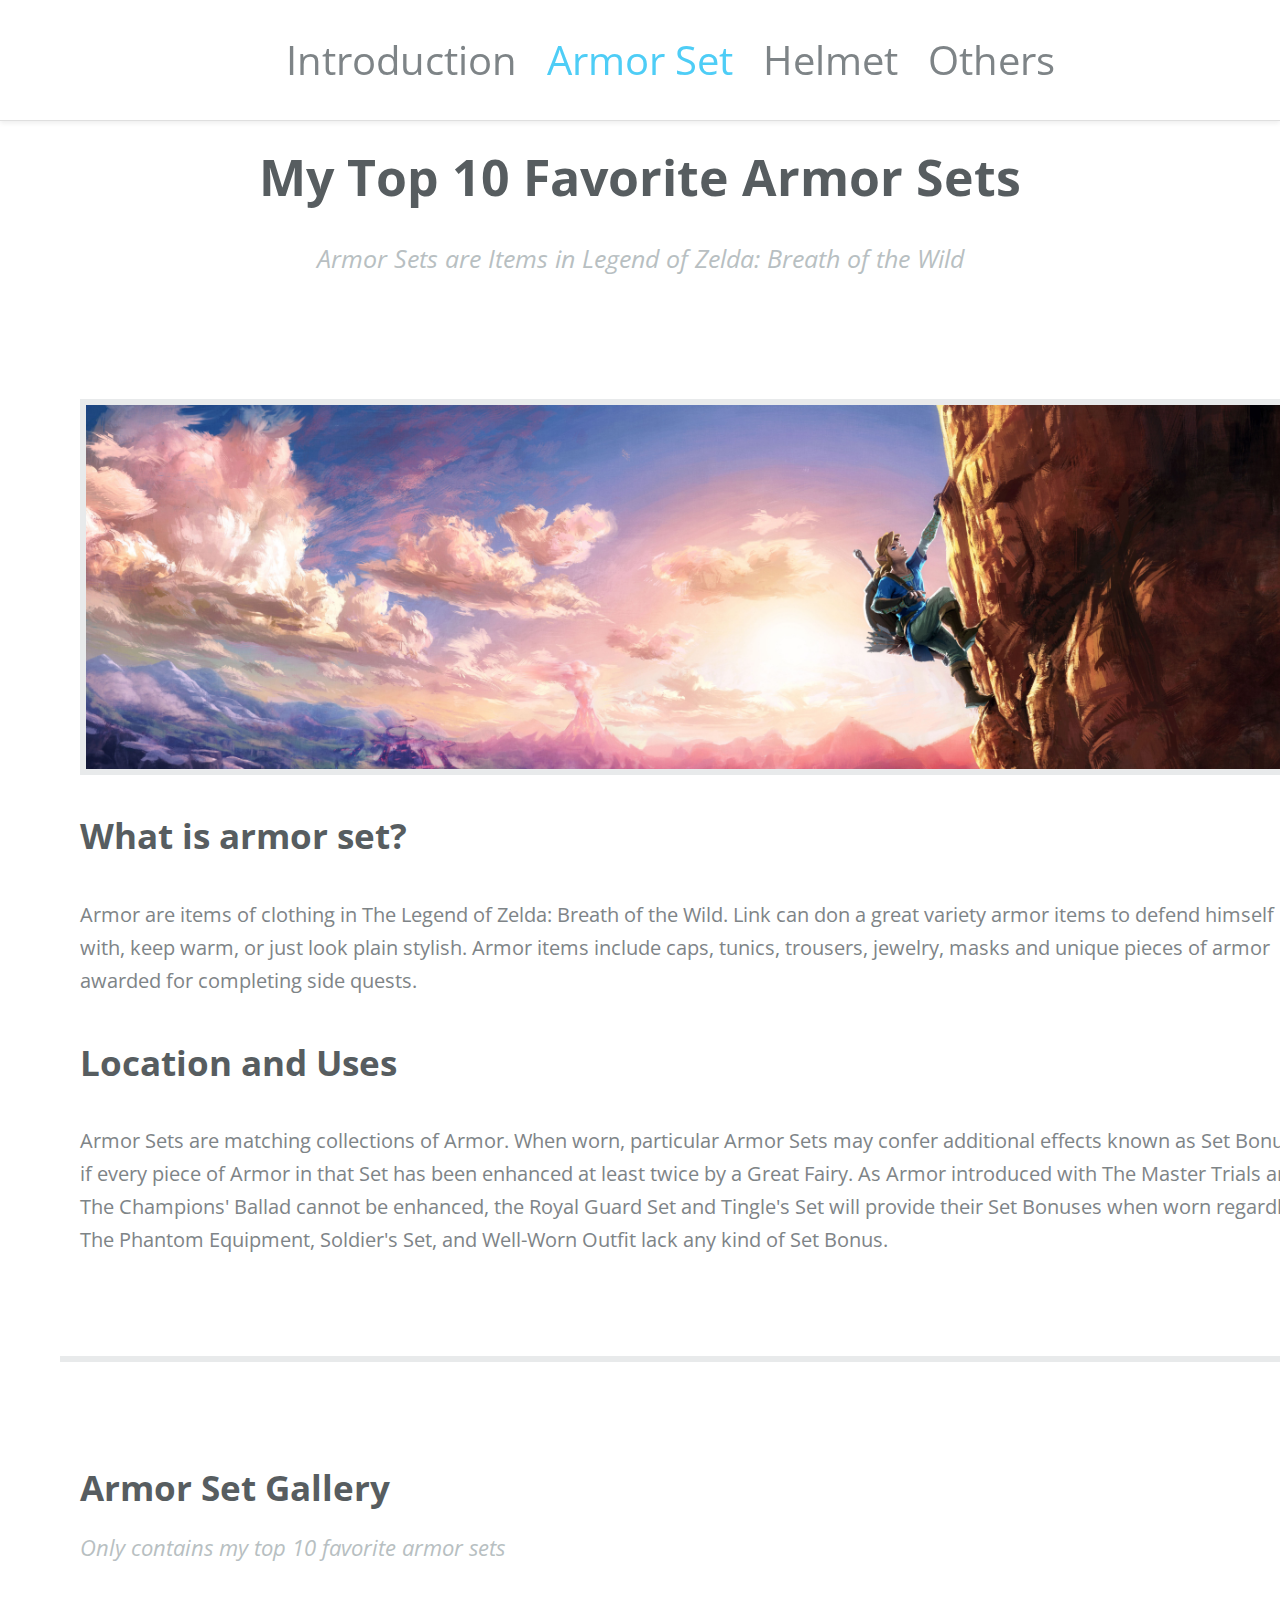
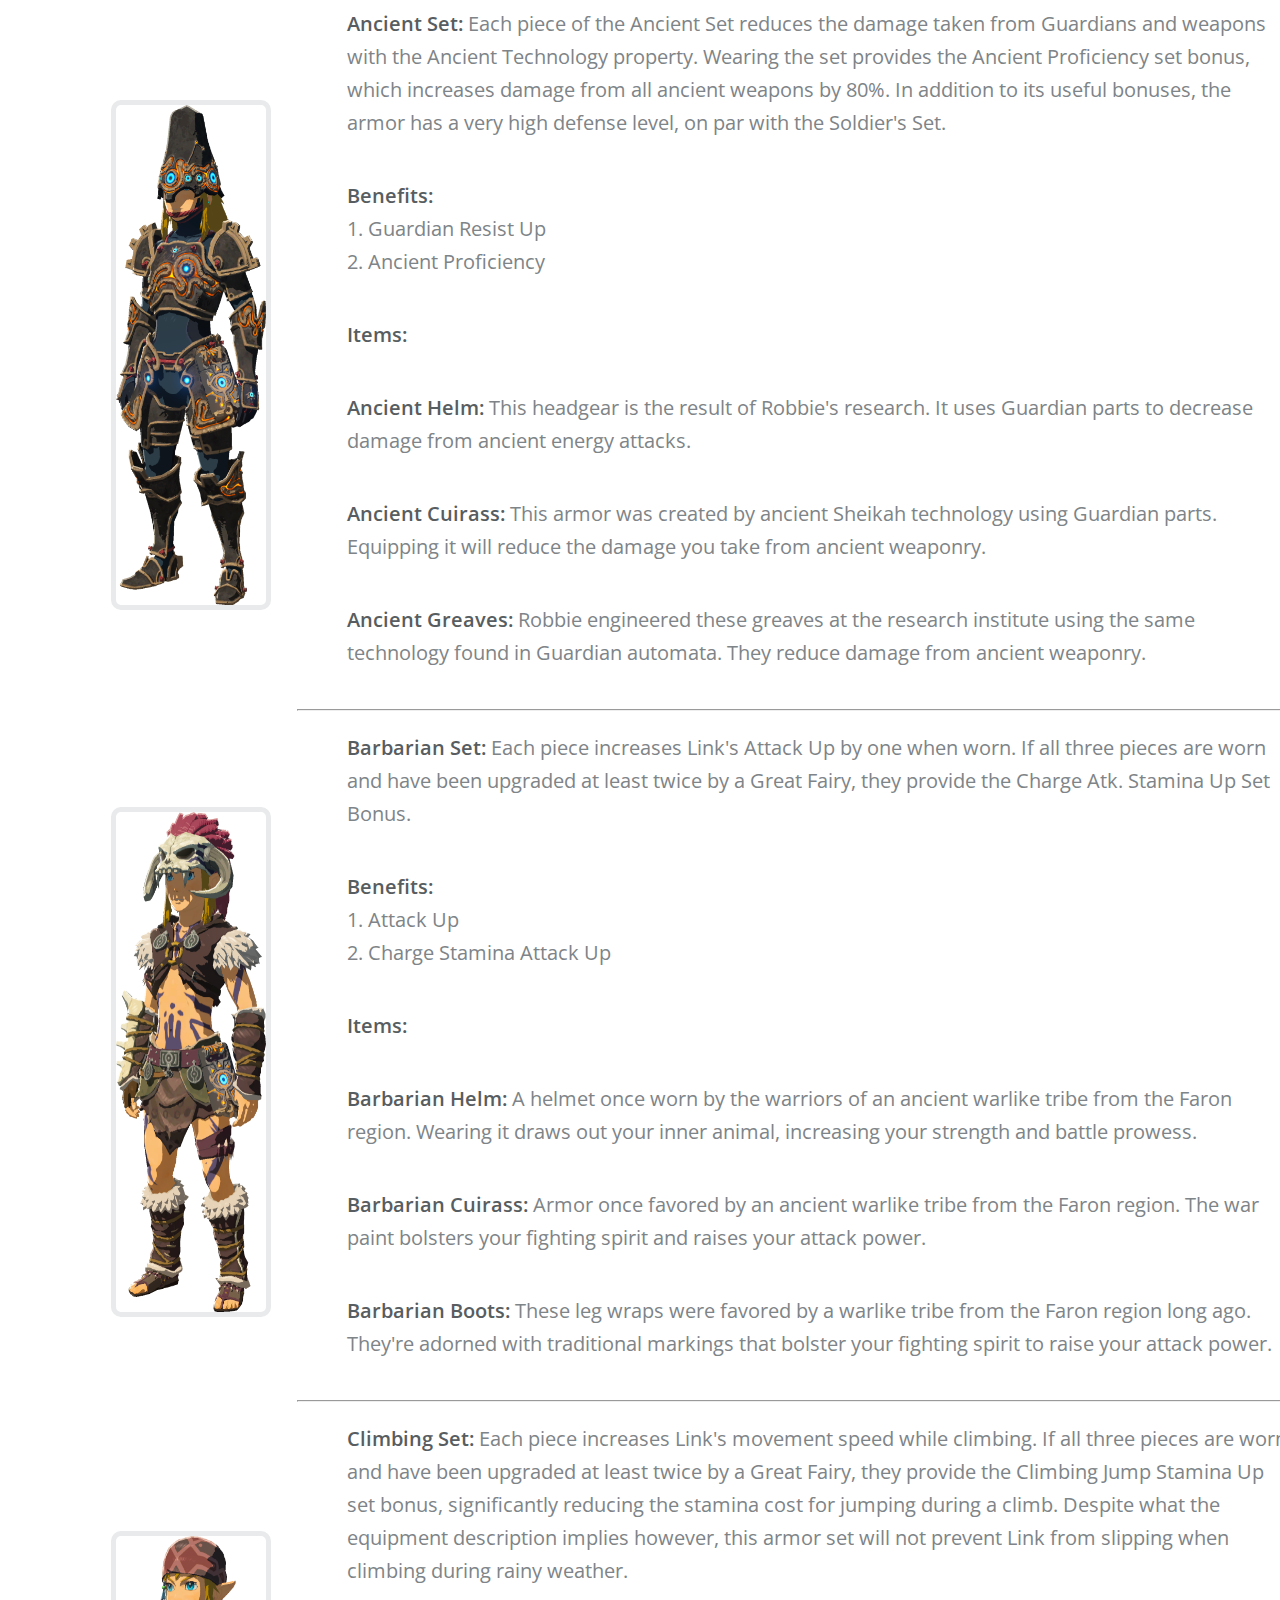
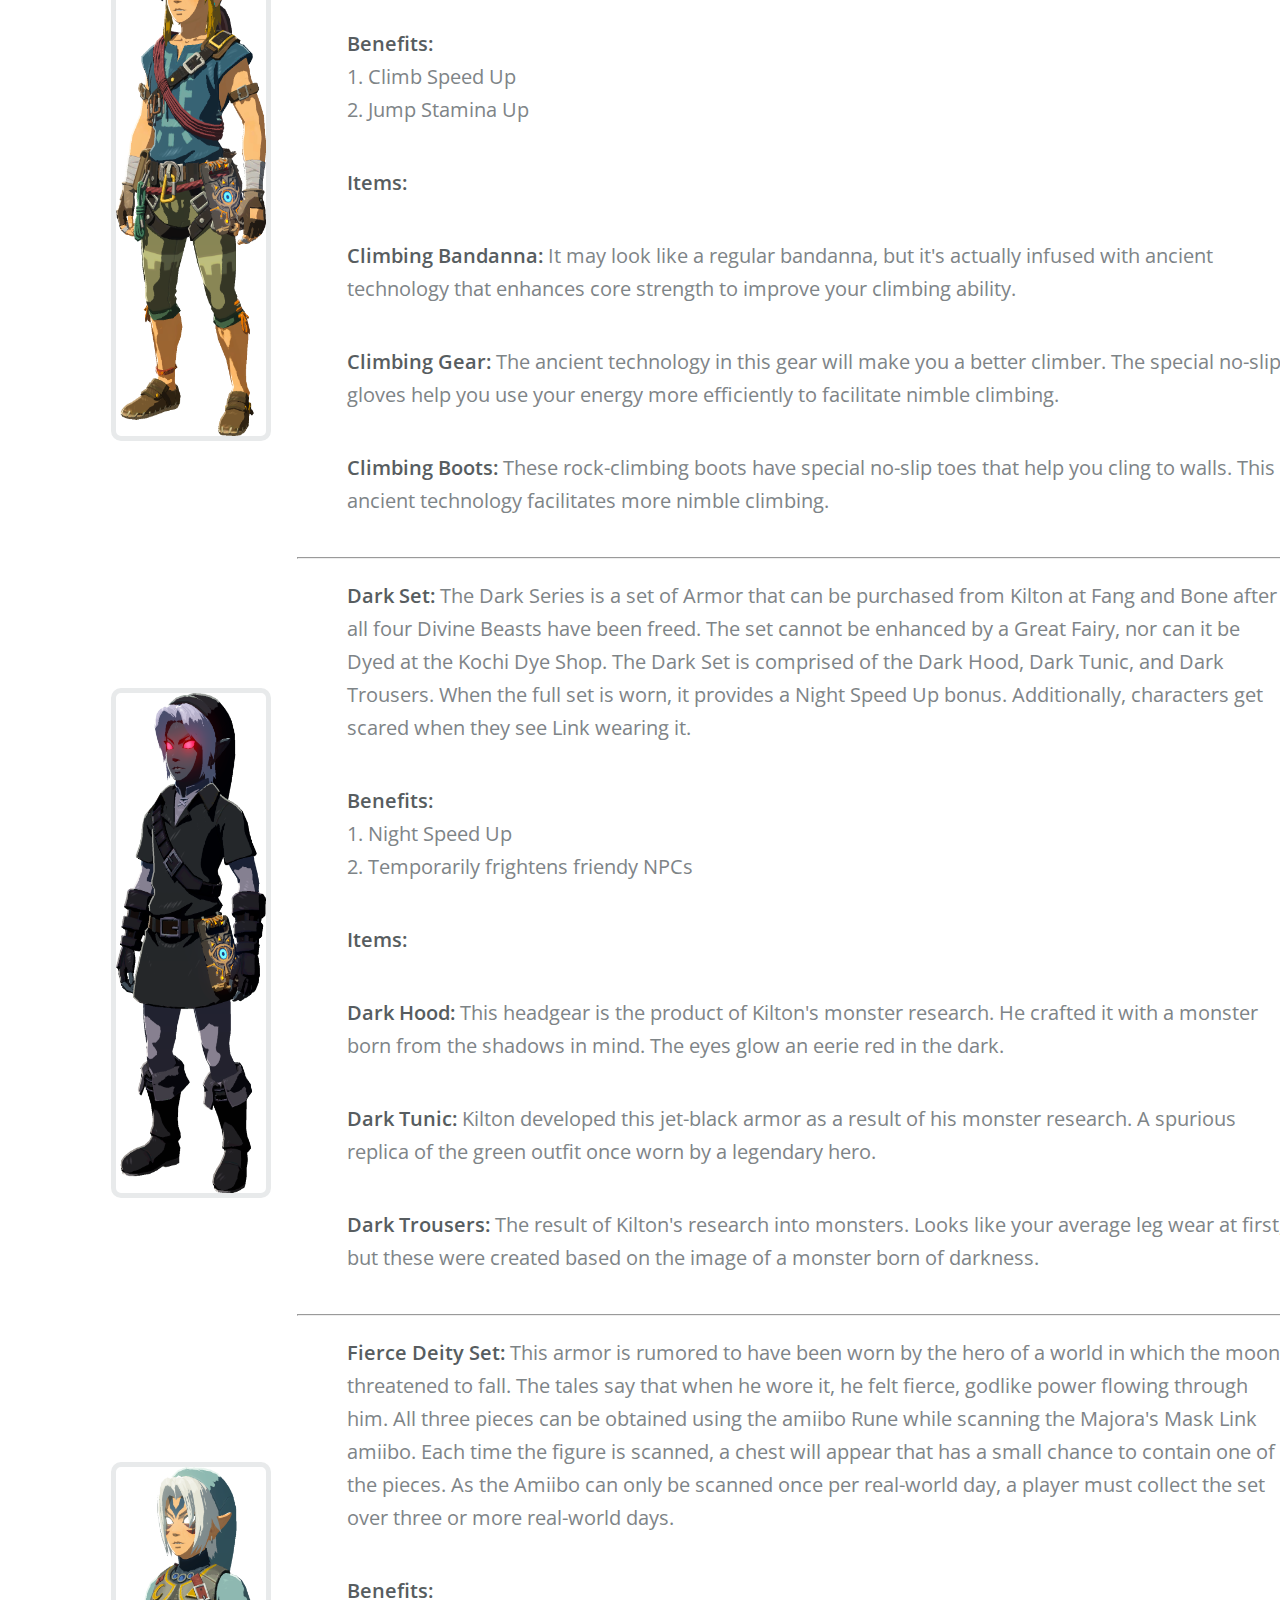
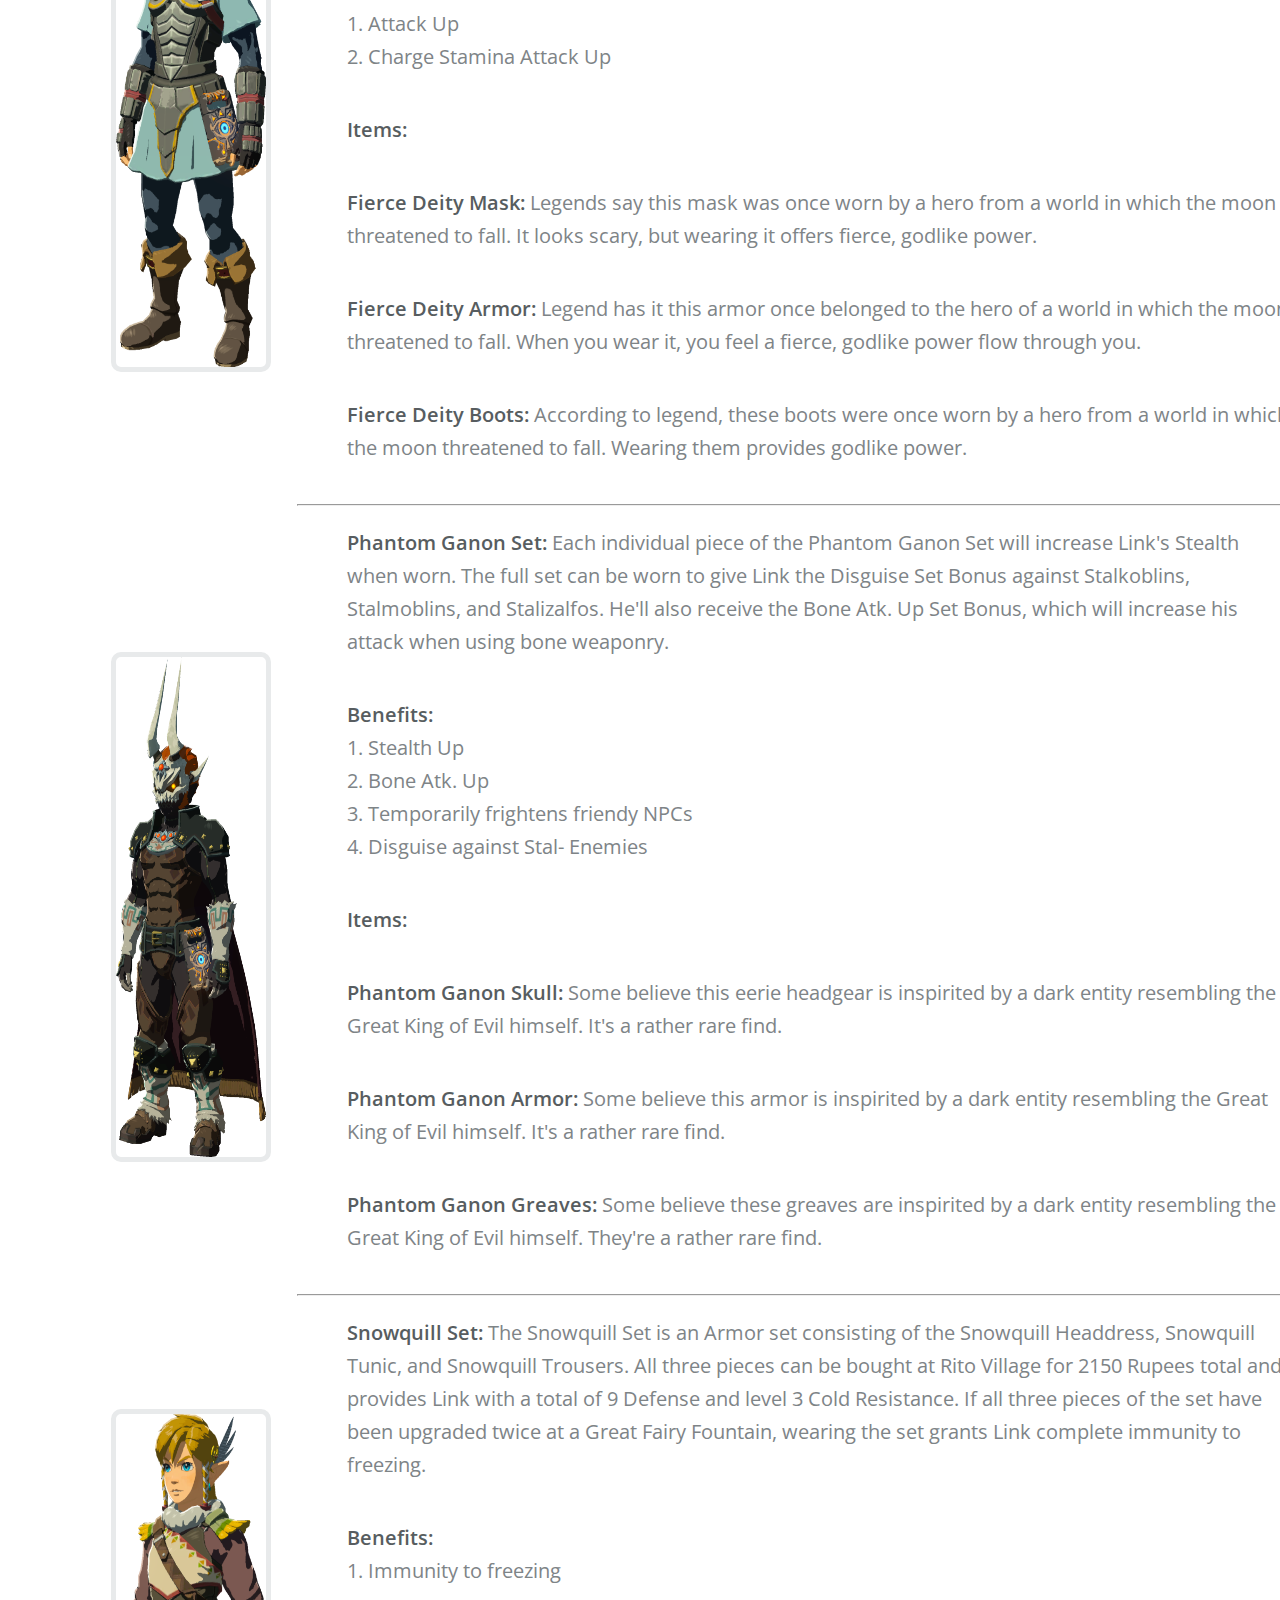
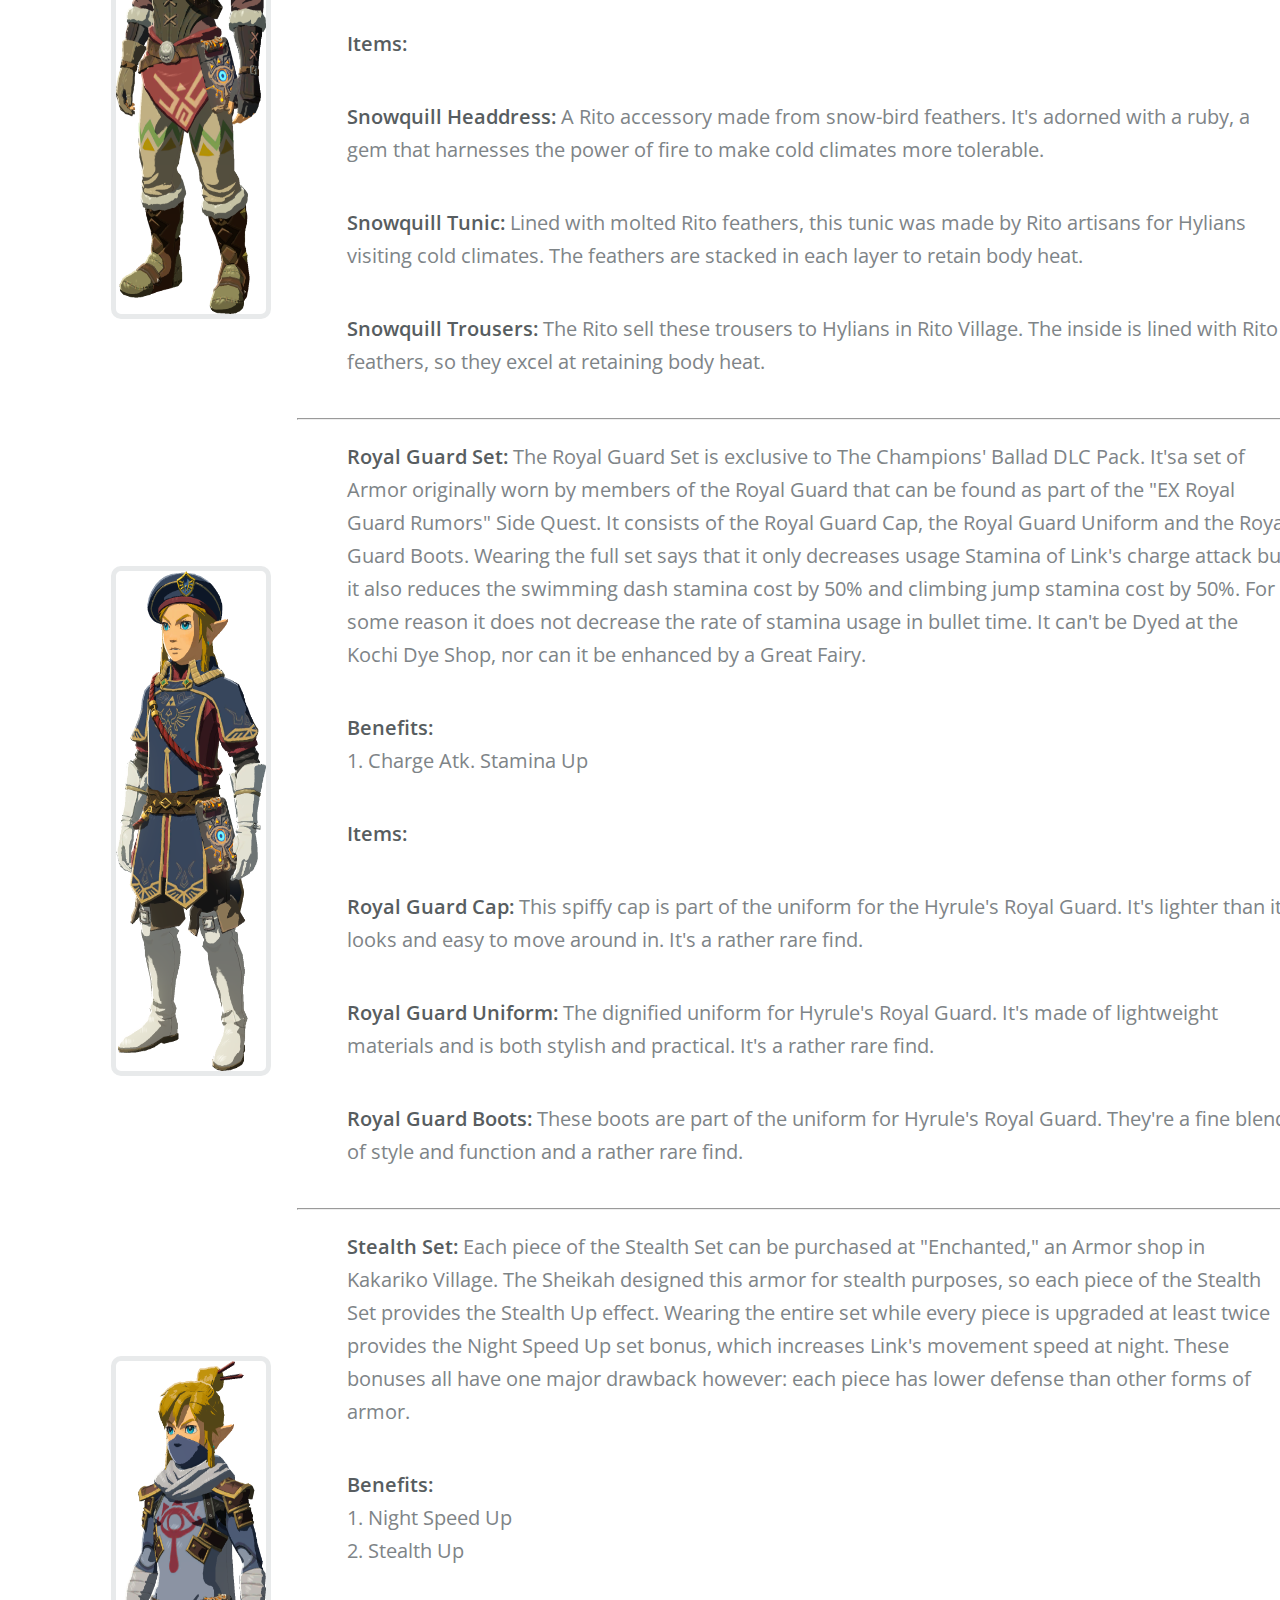
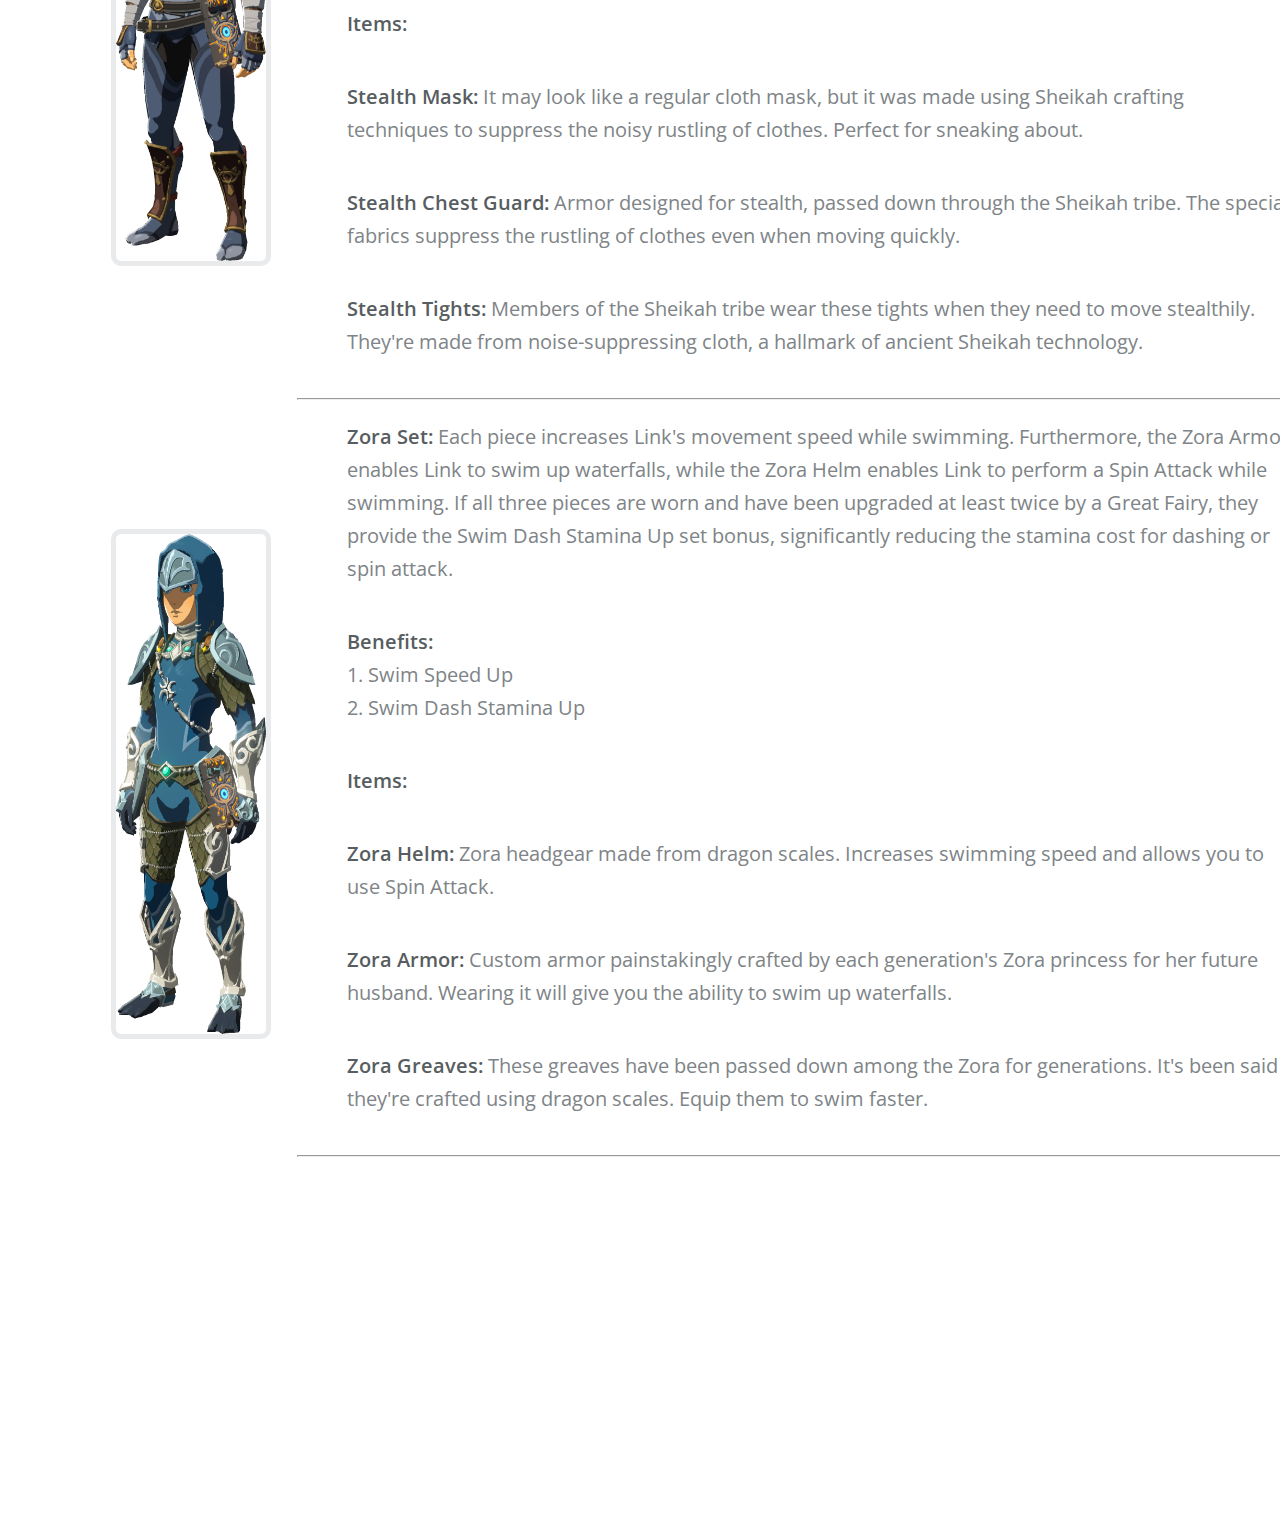
<file: armor.html>
<!DOCTYPE html>

<html lang="en">
	<head>
		<title>SI 539 Project - Armor Set</title>
		<meta charset="utf-8" />

		<link rel="icon" href="images/favicon.ico">

		<link rel="stylesheet" href="https://cdnjs.cloudflare.com/ajax/libs/font-awesome/4.7.0/css/font-awesome.min.css">
		<link rel="stylesheet" href="css/html5reset.css">
		<link rel="stylesheet" href="css/main.css" />

		<!-- Global site tag (gtag.js) - Google Analytics -->
		<script async src="https://www.googletagmanager.com/gtag/js?id=G-C3W00FHW7Z"></script>
		<script>
			window.dataLayer = window.dataLayer || [];
			function gtag(){dataLayer.push(arguments);}
			gtag('js', new Date());

			gtag('config', 'G-C3W00FHW7Z');
		</script>
	</head>

	<body>
		<div>

			<!-- Header -->
				<header id="major-header">
					<nav id="major-nav">
						<ul>
							<li><a href="index.html">Introduction</a></li>
							<li class="active"><a href = "armor.html">Armor Set</a></li>
							<li><a href = "helm.html">Helmet</a></li>
							<li><a href = "others.html">Others</a></li>
						</ul>
					</nav>
				</header>

			<!-- Main -->
				<main id="main" class="wrapper style2">
					<header class="major">
						<h1>My Top 10 Favorite Armor Sets</h1>
						<p>Armor Sets are Items in Legend of Zelda: Breath of the Wild</p>
					</header>


					<div class="container">

						<!-- Content -->
							<section id="content">
								<img class='major-banner' src="images/bannerArmor.jpg" alt="Link is climbing" />

								<h2>What is armor set?</h2>
								<p>Armor are items of clothing in The Legend of Zelda: Breath of the Wild.  Link can don a great variety armor items to defend himself with, keep warm, or just look plain stylish. Armor items include caps, tunics, trousers, jewelry, masks and unique pieces of armor awarded for completing side quests.</p>
								
								
								<h2>Location and Uses</h2>
								<p>Armor Sets are matching collections of Armor. When worn, particular Armor Sets may confer additional effects known 
									as Set Bonuses if every piece of Armor in that Set has been enhanced at least twice by a Great Fairy. As Armor introduced 
									with The Master Trials and The Champions' Ballad cannot be enhanced, the Royal Guard Set and Tingle's Set will provide their
									 Set Bonuses when worn regardless. The Phantom Equipment, Soldier's Set, and Well-Worn Outfit lack any kind of Set Bonus.</p>
							</section>

						<!-- Extra -->
							<section class='extra'>
								<header>
									<h2>Armor Set Gallery</h2>
									<p>Only contains my top 10 favorite armor sets</p>
								</header>
															
								<div class="row">
									<div class="col-2">
										<img class="armor" src="images/ancient.png" alt="Picture of Zelda Breath of the Wild ancient armor set" />
									</div>

									<div class="col-10">
										<p><strong>Ancient Set: </strong>Each piece of the Ancient Set reduces the damage taken from Guardians and weapons with the Ancient Technology property. Wearing the set provides the Ancient Proficiency set bonus, which increases damage from all ancient weapons by 80%. In addition to its useful bonuses, the armor has a very high defense level, on par with the Soldier's Set.</p>
										<p><strong>Benefits:</strong> <br/>
											1. Guardian Resist Up<br/>
											2. Ancient Proficiency</p>
										<p><strong>Items: </strong><br />
										<p><strong>Ancient Helm: </strong>This headgear is the result of Robbie's research. It uses Guardian parts to decrease damage from ancient energy attacks.</p>
										<p><strong>Ancient Cuirass: </strong>This armor was created by ancient Sheikah technology using Guardian parts. Equipping it will reduce the damage you take from ancient weaponry.</p>
										<p><strong>Ancient Greaves: </strong>Robbie engineered these greaves at the research institute using the same technology found in Guardian automata. They reduce damage from ancient weaponry. </p>
										<hr/>
									</div>
									
									<div class="col-2">
										<img class="armor" src="images/barbarian.png" alt="Picture of Zelda Breath of the Wild barbarian armor set" />
									</div>

									<div class="col-10">
										<p><strong>Barbarian Set: </strong>Each piece increases Link's Attack Up by one when worn. If all three pieces are worn and have been upgraded at least twice by a Great Fairy, they provide the Charge Atk. Stamina Up Set Bonus.</p>
										<p><strong>Benefits: </strong><br/>
											1. Attack Up<br/>
											2. Charge Stamina Attack Up</p>
										<p><strong>Items: </strong><br />
										<p><strong>Barbarian Helm: </strong>A helmet once worn by the warriors of an ancient warlike tribe from the Faron region. Wearing it draws out your inner animal, increasing your strength and battle prowess.</p>
										<p><strong>Barbarian Cuirass: </strong>Armor once favored by an ancient warlike tribe from the Faron region. The war paint bolsters your fighting spirit and raises your attack power.</p>
										<p><strong>Barbarian Boots: </strong>These leg wraps were favored by a warlike tribe from the Faron region long ago. They're adorned with traditional markings that bolster your fighting spirit to raise your attack power. </p>
										<hr/>
									</div>
								
									<div class="col-2">
										<img class="armor" src="images/climbing.png" alt="Picture of Zelda Breath of the Wild climbing armor set" />
									</div>

									<div class="col-10">
										<p><strong>Climbing Set: </strong> Each piece increases Link's movement speed while climbing. If all three pieces are worn and have been upgraded at least twice by a Great Fairy, they provide the Climbing Jump Stamina Up set bonus, significantly reducing the stamina cost for jumping during a climb. Despite what the equipment description implies however, this armor set will not prevent Link from slipping when climbing during rainy weather.</p>
										<p><strong>Benefits:</strong><br/>
											1. Climb Speed Up<br/>
											2. Jump Stamina Up</p>
										<p><strong>Items: </strong><br />
										<p><strong>Climbing Bandanna: </strong>It may look like a regular bandanna, but it's actually infused with ancient technology that enhances core strength to improve your climbing ability.</p>
										<p><strong>Climbing Gear: </strong>The ancient technology in this gear will make you a better climber. The special no-slip gloves help you use your energy more efficiently to facilitate nimble climbing.</p>
										<p><strong>Climbing Boots: </strong>These rock-climbing boots have special no-slip toes that help you cling to walls. This ancient technology facilitates more nimble climbing.</p>
										<hr/>
									</div>
								
									<div class="col-2">
										<img class="armor" src="images/dark.png" alt="Picture of Zelda Breath of the Wild dark armor set" />
									</div>

									<div class="col-10">
										<p><strong>Dark Set: </strong> The Dark Series is a set of Armor that can be purchased from Kilton at Fang and Bone after all four Divine Beasts have been freed. The set cannot be enhanced by a Great Fairy, nor can it be Dyed at the Kochi Dye Shop. The Dark Set is comprised of the Dark Hood, Dark Tunic, and Dark Trousers. When the full set is worn, it provides a Night Speed Up bonus. Additionally, characters get scared when they see Link wearing it.</p>
										<p><strong>Benefits:</strong><br/>
											1. Night Speed Up<br/>
											2. Temporarily frightens friendy NPCs</p>
										<p><strong>Items: </strong><br />
										<p><strong>Dark Hood: </strong>This headgear is the product of Kilton's monster research. He crafted it with a monster born from the shadows in mind. The eyes glow an eerie red in the dark.</p>
										<p><strong>Dark Tunic: </strong>Kilton developed this jet-black armor as a result of his monster research. A spurious replica of the green outfit once worn by a legendary hero.</p>
										<p><strong>Dark Trousers: </strong>The result of Kilton's research into monsters. Looks like your average leg wear at first, but these were created based on the image of a monster born of darkness.</p>
										<hr/>
									</div>
									
									<div class="col-2">
										<img class="armor" src="images/fierce.png" alt="Picture of Zelda Breath of the Wild fierce armor set" />
									</div>

									<div class="col-10">
										<p><strong>Fierce Deity Set: </strong>This armor is rumored to have been worn by the hero of a world in which the moon threatened to fall. The tales say that when he wore it, he felt fierce, godlike power flowing through him. All three pieces can be obtained using the amiibo Rune while scanning the Majora's Mask Link amiibo. Each time the figure is scanned, a chest will appear that has a small chance to contain one of the pieces. As the Amiibo can only be scanned once per real-world day, a player must collect the set over three or more real-world days.</p>
										<p><strong>Benefits:</strong><br/>
											1. Attack Up<br/>
											2. Charge Stamina Attack Up</p>
										<p><strong>Items: </strong><br />
										<p><strong>Fierce Deity Mask: </strong>Legends say this mask was once worn by a hero from a world in which the moon threatened to fall. It looks scary, but wearing it offers fierce, godlike power.</p>
										<p><strong>Fierce Deity Armor: </strong>Legend has it this armor once belonged to the hero of a world in which the moon threatened to fall. When you wear it, you feel a fierce, godlike power flow through you.</p>
										<p><strong>Fierce Deity Boots: </strong>According to legend, these boots were once worn by a hero from a world in which the moon threatened to fall. Wearing them provides godlike power.</p>
										<hr/>
									</div>

									<div class="col-2">
										<img class="armor" src="images/ganon.png" alt="Picture of Zelda Breath of the Wild ganon armor set" />
									</div>

									<div class="col-10">
										<p><strong>Phantom Ganon Set: </strong>Each individual piece of the Phantom Ganon Set will increase Link's Stealth when worn. The full set can be worn to give Link the Disguise Set Bonus against Stalkoblins, Stalmoblins, and Stalizalfos. He'll also receive the Bone Atk. Up Set Bonus, which will increase his attack when using bone weaponry.</p>
										<p><strong>Benefits:</strong><br/>
											1. Stealth Up<br/>
											2. Bone Atk. Up<br/>
											3. Temporarily frightens friendy NPCs<br/>
											4. Disguise against Stal- Enemies</p>
										<p><strong>Items: </strong><br />
										<p><strong>Phantom Ganon Skull: </strong>Some believe this eerie headgear is inspirited by a dark entity resembling the Great King of Evil himself. It's a rather rare find.</p>
										<p><strong>Phantom Ganon Armor: </strong>Some believe this armor is inspirited by a dark entity resembling the Great King of Evil himself. It's a rather rare find.</p>
										<p><strong>Phantom Ganon Greaves: </strong>Some believe these greaves are inspirited by a dark entity resembling the Great King of Evil himself. They're a rather rare find.</p>
										<hr/>
									</div>

									<div class="col-2">
										<img class="armor" src="images/snowquill.png" alt="Picture of Zelda Breath of the Wild snowquill armor set" />
									</div>
								
									<div class="col-10">
										<p><strong>Snowquill  Set: </strong>The Snowquill Set is an Armor set consisting of the Snowquill Headdress, Snowquill Tunic, and Snowquill Trousers. All three pieces can be bought at Rito Village for 2150 Rupees total and provides Link with a total of 9 Defense and level 3 Cold Resistance. If all three pieces of the set have been upgraded twice at a Great Fairy Fountain, wearing the set grants Link complete immunity to freezing.</p>
										<p><strong>Benefits:</strong><br/>
											1. Immunity to freezing</p>
										<p><strong>Items: </strong><br />
										<p><strong>Snowquill Headdress: </strong>A Rito accessory made from snow-bird feathers. It's adorned with a ruby, a gem that harnesses the power of fire to make cold climates more tolerable.</p>
										<p><strong>Snowquill Tunic: </strong>Lined with molted Rito feathers, this tunic was made by Rito artisans for Hylians visiting cold climates. The feathers are stacked in each layer to retain body heat.</p>
										<p><strong>Snowquill Trousers: </strong>The Rito sell these trousers to Hylians in Rito Village. The inside is lined with Rito feathers, so they excel at retaining body heat.</p>
										<hr/>
									</div>
								
									<div class="col-2">
										<img class="armor" src="images/guard.png" alt="Picture of Zelda Breath of the Wild guard armor set" />
									</div>
								
									<div class="col-10">
										<p><strong>Royal Guard Set: </strong>The Royal Guard Set is exclusive to The Champions' Ballad DLC Pack. It'sa set of Armor originally worn by members of the Royal Guard that can be found as part of the "EX Royal Guard Rumors" Side Quest. It consists of the Royal Guard Cap, the Royal Guard Uniform and the Royal Guard Boots. Wearing the full set says that it only decreases usage Stamina of Link's charge attack but it also reduces the swimming dash stamina cost by 50% and climbing jump stamina cost by 50%. For some reason it does not decrease the rate of stamina usage in bullet time. It can't be Dyed at the Kochi Dye Shop, nor can it be enhanced by a Great Fairy.</p>
										<p><strong>Benefits:</strong><br/>
											1. Charge Atk. Stamina Up</p>
										<p><strong>Items: </strong><br />
										<p><strong>Royal Guard Cap: </strong>This spiffy cap is part of the uniform for the Hyrule's Royal Guard. It's lighter than it looks and easy to move around in. It's a rather rare find.</p>
										<p><strong>Royal Guard Uniform: </strong>The dignified uniform for Hyrule's Royal Guard. It's made of lightweight materials and is both stylish and practical. It's a rather rare find.</p>
										<p><strong>Royal Guard Boots: </strong>These boots are part of the uniform for Hyrule's Royal Guard. They're a fine blend of style and function and a rather rare find.</p>
										<hr/>
									</div>

									<div class="col-2">
										<img class="armor" src="images/sheikah.png" alt="Picture of Zelda Breath of the Wild sheikah armor set" />
									</div>
								
									<div class="col-10">
										<p><strong>Stealth Set: </strong>Each piece of the Stealth Set can be purchased at "Enchanted," an Armor shop in Kakariko Village. The Sheikah designed this armor for stealth purposes, so each piece of the Stealth Set provides the Stealth Up effect. Wearing the entire set while every piece is upgraded at least twice provides the Night Speed Up set bonus, which increases Link's movement speed at night. These bonuses all have one major drawback however: each piece has lower defense than other forms of armor.</p>
										<p><strong>Benefits:</strong><br/>
											1. Night Speed Up<br/>
											2. Stealth Up</p>
										<p><strong>Items: </strong><br />
										<p><strong>Stealth Mask: </strong>It may look like a regular cloth mask, but it was made using Sheikah crafting techniques to suppress the noisy rustling of clothes. Perfect for sneaking about.</p>
										<p><strong>Stealth Chest Guard: </strong>Armor designed for stealth, passed down through the Sheikah tribe. The special fabrics suppress the rustling of clothes even when moving quickly.</p>
										<p><strong>Stealth Tights: </strong>Members of the Sheikah tribe wear these tights when they need to move stealthily. They're made from noise-suppressing cloth, a hallmark of ancient Sheikah technology.</p>
										<hr/>
									</div>

									<div class="col-2">
										<img class="armor" src="images/zora.png" alt="Picture of Zelda Breath of the Wild zora armor set" />
									</div>
								
									<div class="col-10">
										<p><strong>Zora Set: </strong>Each piece increases Link's movement speed while swimming. Furthermore, the Zora Armor enables Link to swim up waterfalls, while the Zora Helm enables Link to perform a Spin Attack while swimming. If all three pieces are worn and have been upgraded at least twice by a Great Fairy, they provide the Swim Dash Stamina Up set bonus, significantly reducing the stamina cost for dashing or spin attack.</p>
										<p><strong>Benefits:</strong><br/>
											1. Swim Speed Up<br/>
											2. Swim Dash Stamina Up</p>
										<p><strong>Items: </strong><br />
										<p><strong>Zora Helm: </strong>Zora headgear made from dragon scales. Increases swimming speed and allows you to use Spin Attack.</p>
										<p><strong>Zora Armor: </strong>Custom armor painstakingly crafted by each generation's Zora princess for her future husband. Wearing it will give you the ability to swim up waterfalls.</p>
										<p><strong>Zora Greaves: </strong>These greaves have been passed down among the Zora for generations. It's been said they're crafted using dragon scales. Equip them to swim faster.</p>
										<hr/>
									</div>
								</div>
							</div>
						</section>
					</div>
				</section>

			<!-- Footer -->
			<footer id="footer">
				&copy; Wenjie Wu, 2022. Project for SI 539 at University of Michigan.
			</footer>
		</div>
	</body>
</html>
</file>
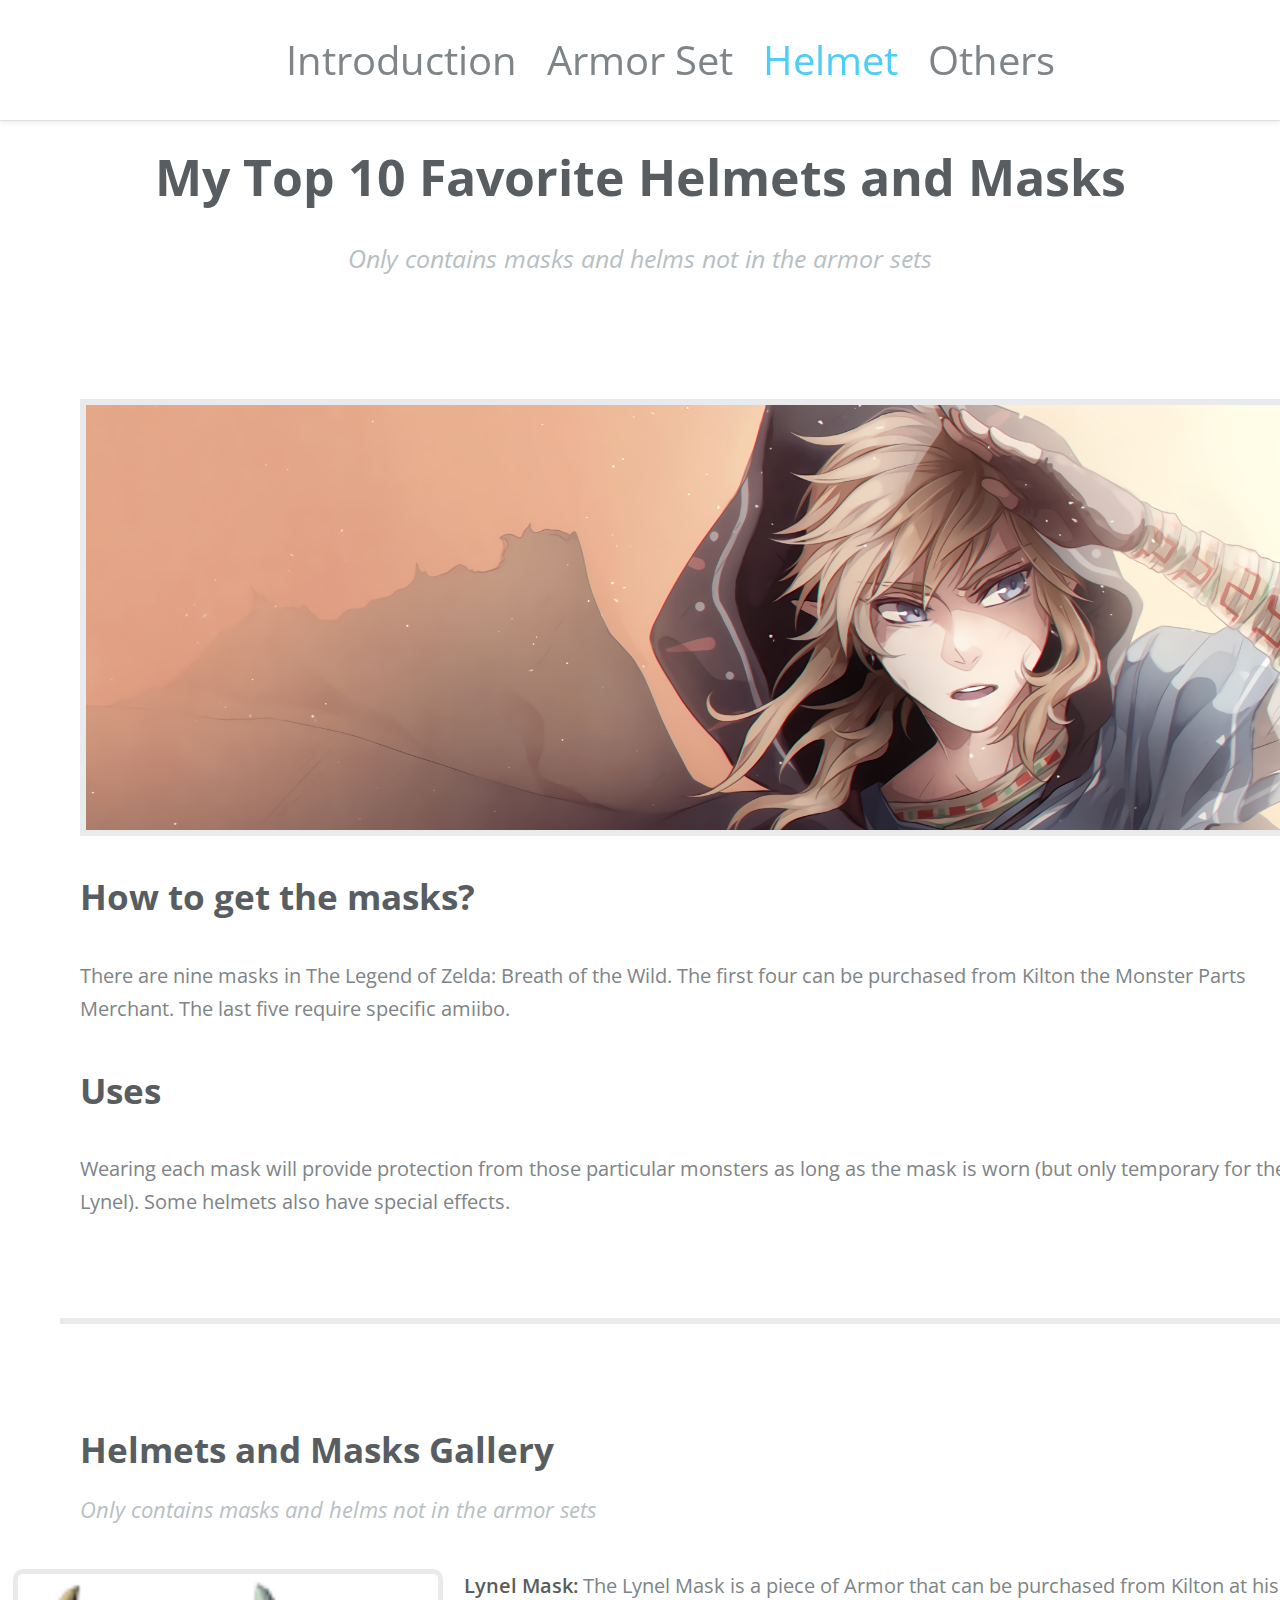
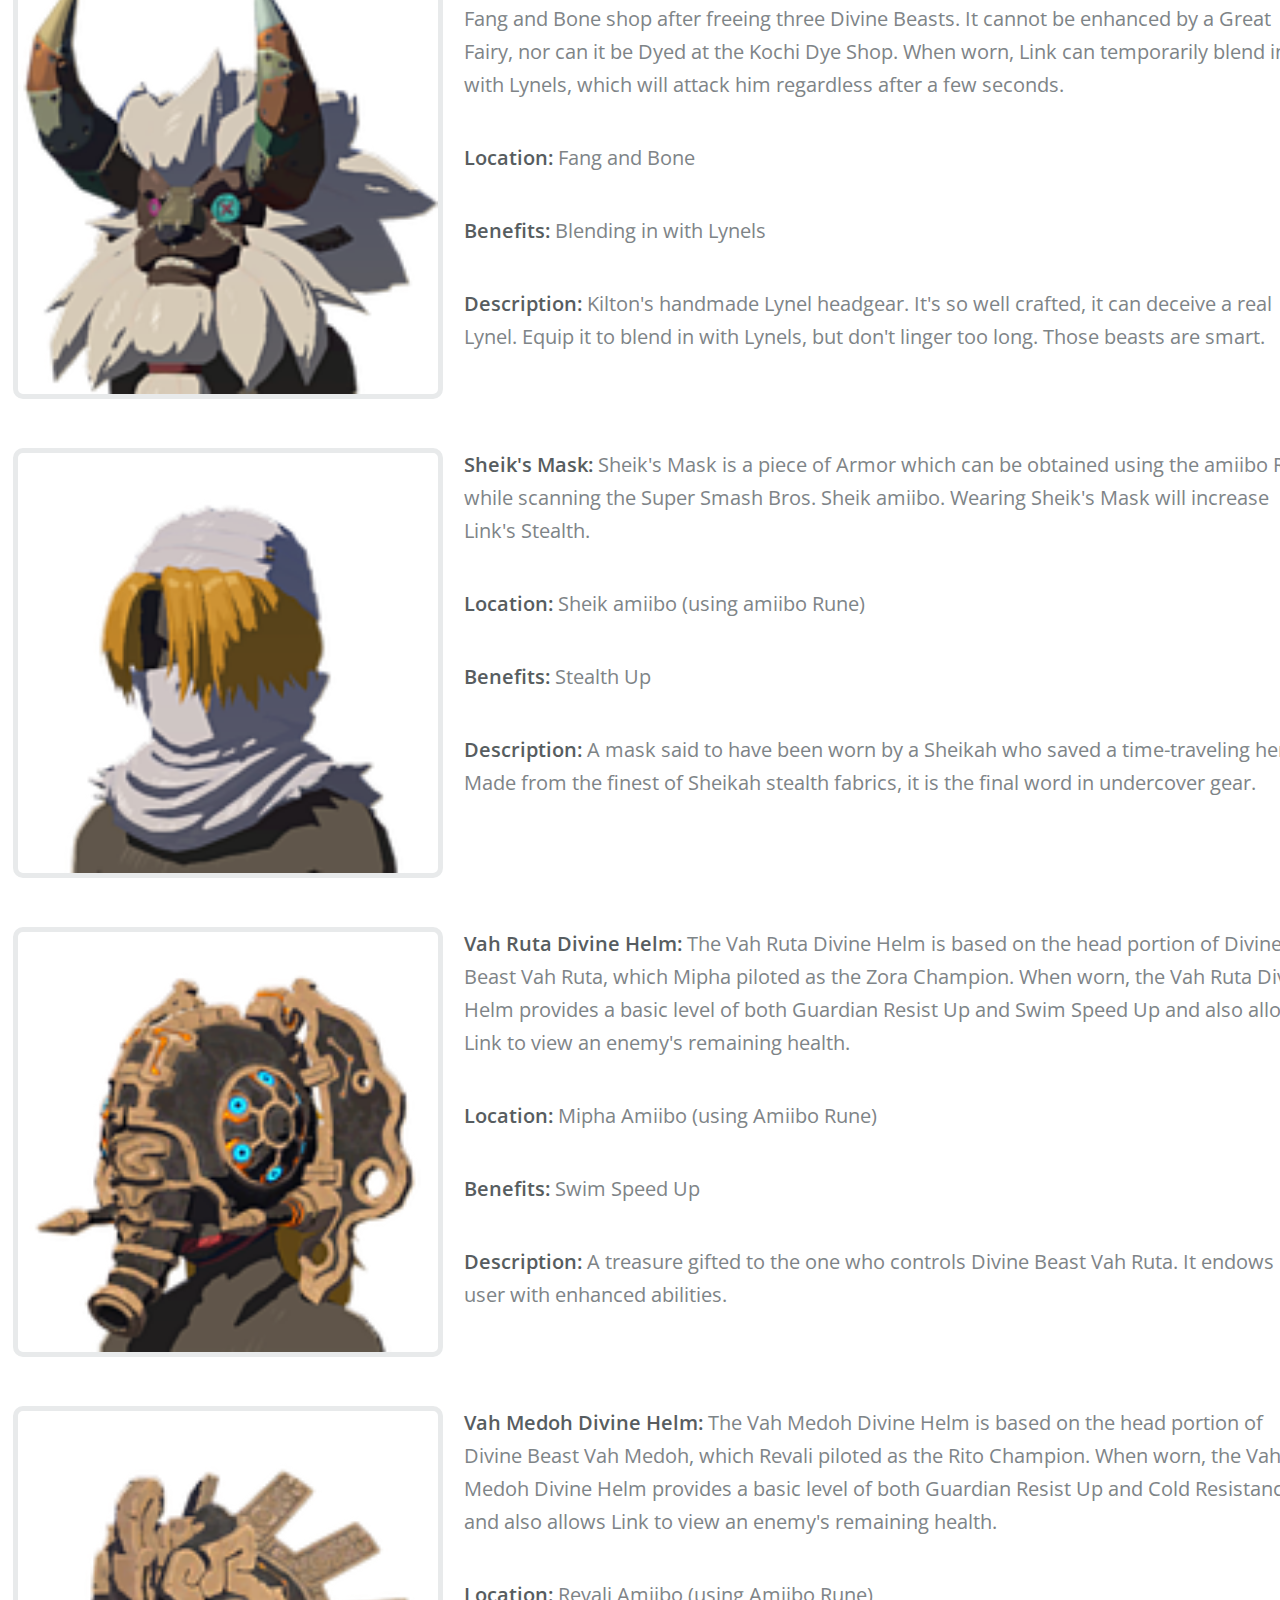
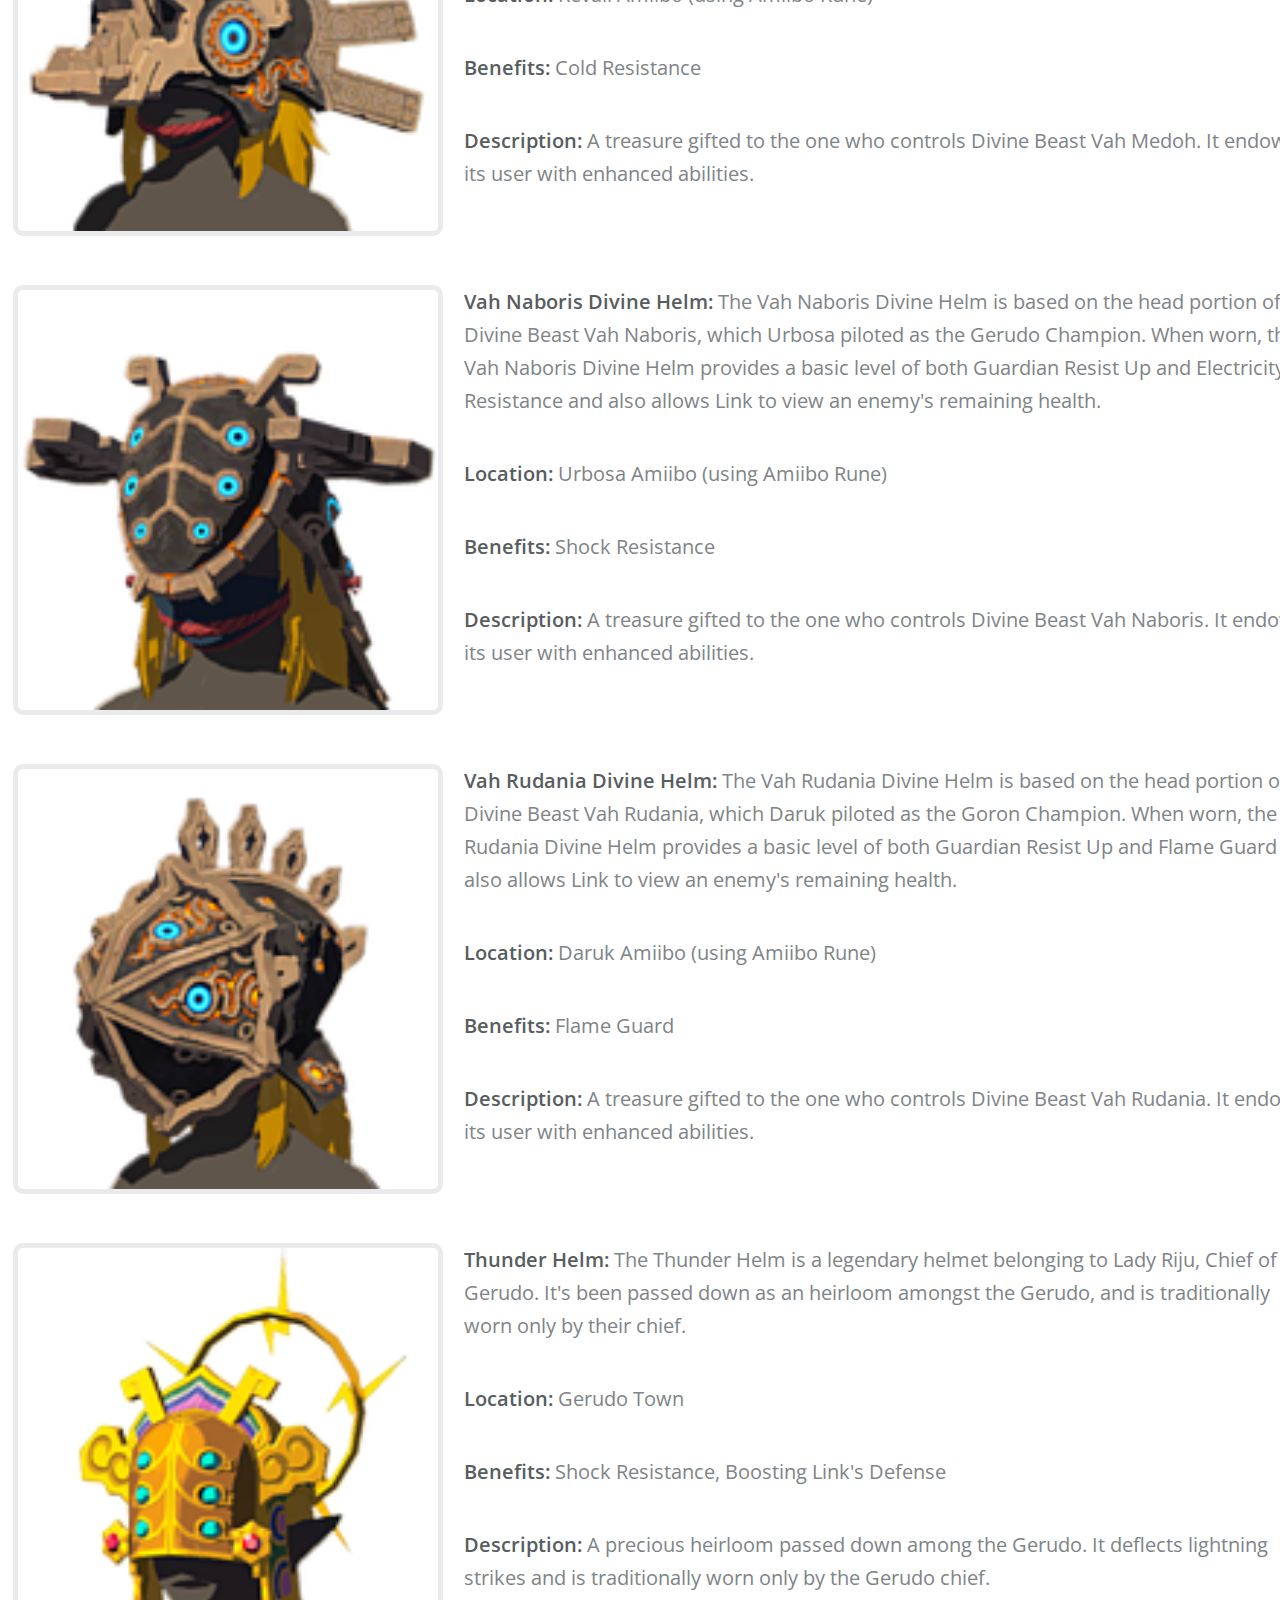
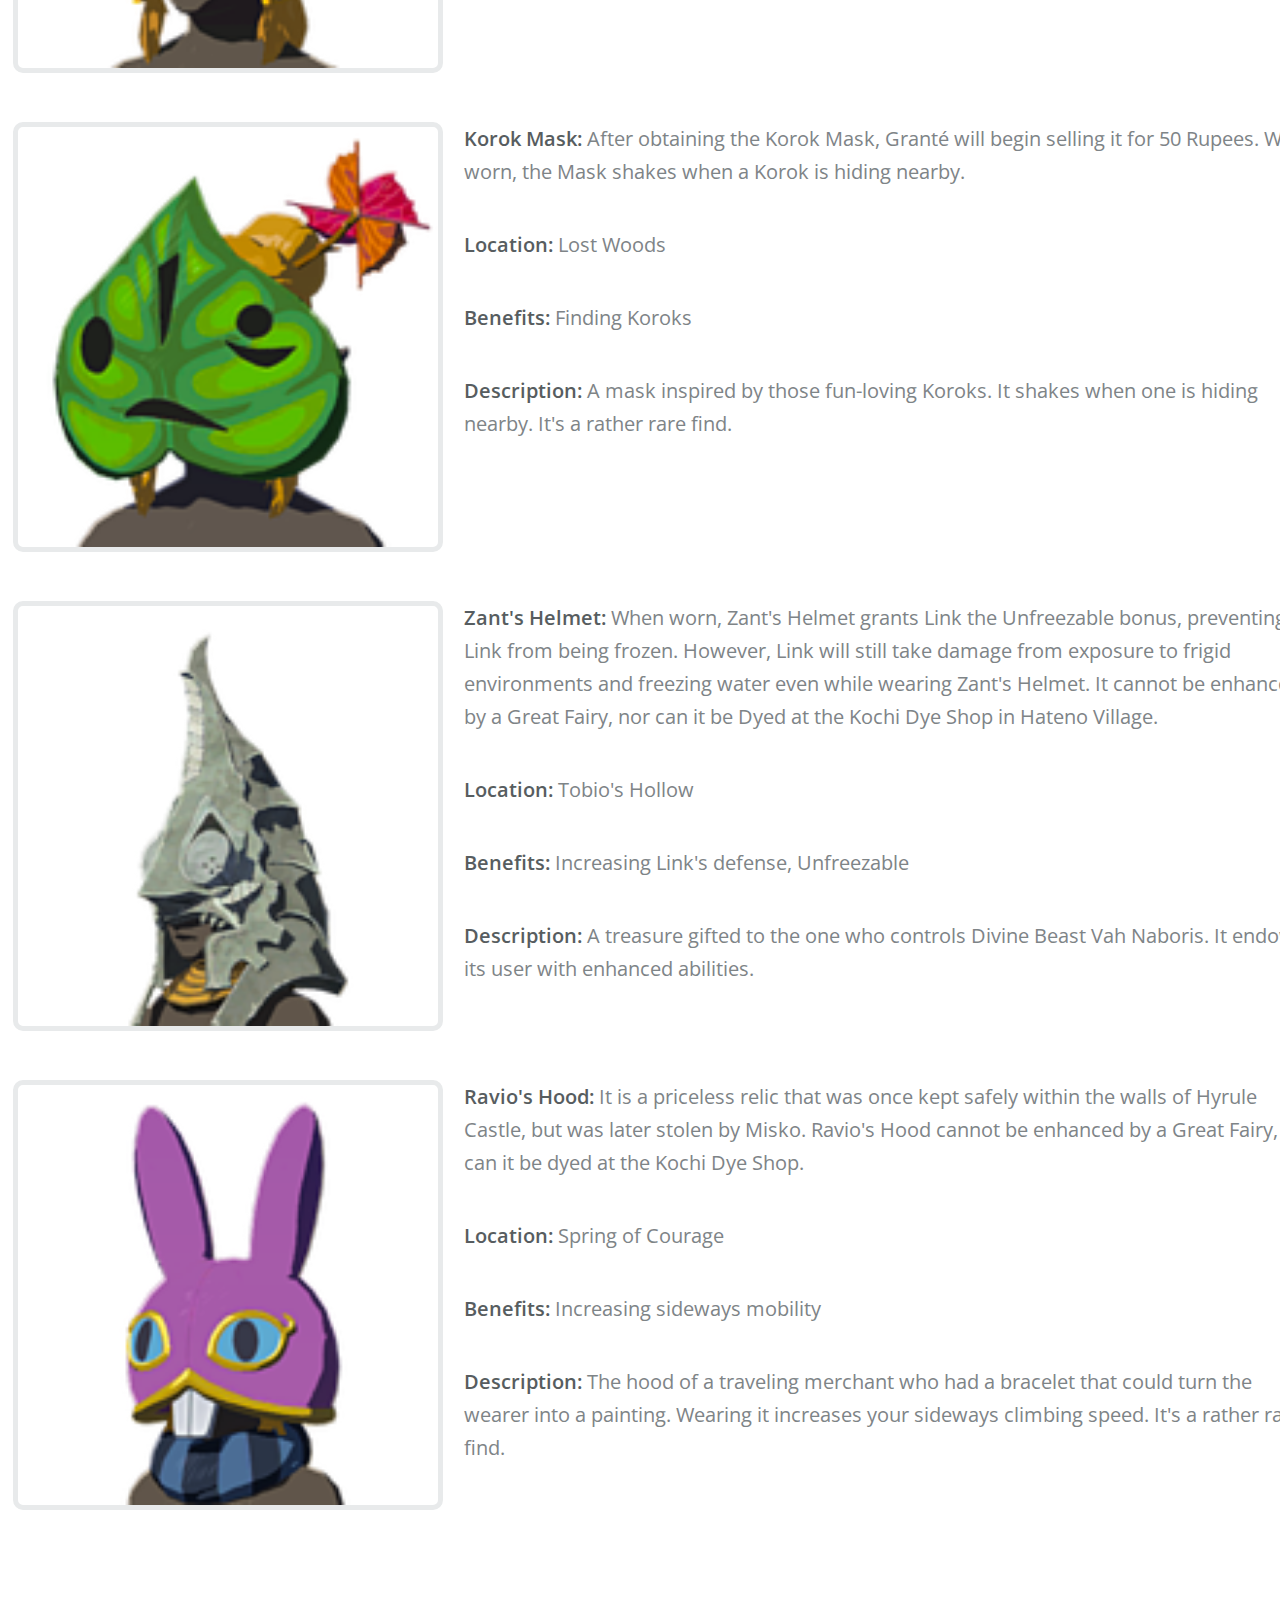
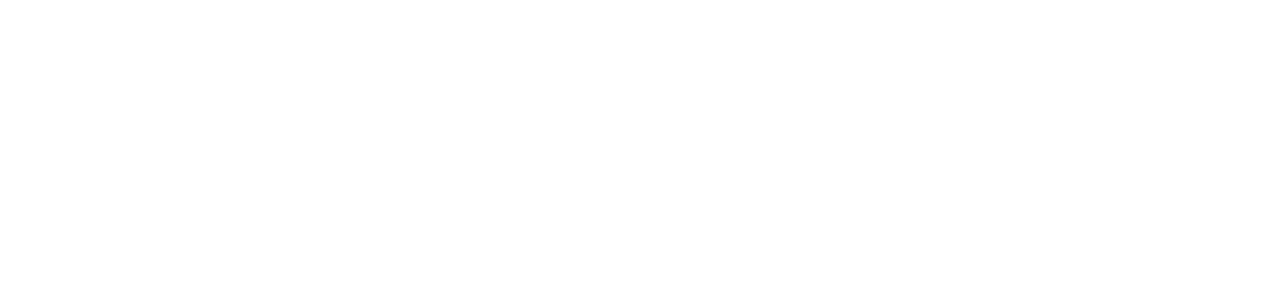
<file: helm.html>
<!DOCTYPE html>

<html lang="en">
	<head>
		<title>SI 539 Project - Helmet</title>
		<meta charset="utf-8" />
		

		<link rel="icon" href="images/favicon.ico">

		<link rel="stylesheet" href="https://cdnjs.cloudflare.com/ajax/libs/font-awesome/4.7.0/css/font-awesome.min.css">
		<link rel="stylesheet" href="css/html5reset.css">
		<link rel="stylesheet" href="css/main.css" />
		
		<!-- Global site tag (gtag.js) - Google Analytics -->
		<script async src="https://www.googletagmanager.com/gtag/js?id=G-C3W00FHW7Z"></script>
		<script>
			window.dataLayer = window.dataLayer || [];
			function gtag(){dataLayer.push(arguments);}
			gtag('js', new Date());

			gtag('config', 'G-C3W00FHW7Z');
		</script>
	</head>

	<body>
		<div>

			<!-- Header -->
				<header id="major-header">
					<nav id="major-nav">
						<ul>
							<li><a href="index.html">Introduction</a></li>
							<li><a href = "armor.html">Armor Set</a></li>
							<li class="active"><a href = "helm.html">Helmet</a></li>
							<li><a href = "others.html">Others</a></li>
						</ul>
					</nav>
				</header>

			<!-- Main -->
				<main id="main" class="wrapper style2">
					<header class="major">
						<h1>My Top 10 Favorite Helmets and Masks</h1>
						<p>Only contains masks and helms not in the armor sets</p>
					</header>

					<div class="container">

						<!-- Content -->
							<section id="content">
								<img class='major-banner' src="images/bannerHelm.png" alt="Picture of Link" />

								<h2>How to get the masks?</h2>
								<p>There are nine masks in The Legend of Zelda: Breath of the Wild. The first four can be purchased from Kilton the Monster Parts Merchant. The last five require specific amiibo.</p>
															
								<h2>Uses</h2>
								<p>Wearing each mask will provide protection from those particular monsters as long as the mask is worn (but only temporary for the Lynel).
									Some helmets also have special effects.
								</p>
							</section>

						<!-- Extra -->
							<section class='extra'>
								<header>
									<h2>Helmets and Masks Gallery</h2>
									<p>Only contains masks and helms not in the armor sets</p>
								</header>
															
								<div class="grid">
									<div class="col4">
										<img class="helm" src="images/lynel.png" alt="Picture of Zelda Breath of the Wild lynel helm" />
									</div>

									<div class="col8">
										<p><strong>Lynel Mask: </strong>The Lynel Mask is a piece of Armor that can be purchased from Kilton at his Fang and Bone shop after freeing three Divine Beasts. It cannot be enhanced by a Great Fairy, nor can it be Dyed at the Kochi Dye Shop. When worn, Link can temporarily blend in with Lynels, which will attack him regardless after a few seconds.</p>
										<p><strong>Location: </strong>Fang and Bone</p>
										<p><strong>Benefits: </strong>Blending in with Lynels</p>
										<p><strong>Description: </strong>Kilton's handmade Lynel headgear. It's so well crafted, it can deceive a real Lynel. Equip it to blend in with Lynels, but don't linger too long. Those beasts are smart.</p>
									</div>

									<div class="col4">
										<img class="helm" src="images/sheik.png" alt="Picture of Zelda Breath of the Wild sheik helm" />
									</div>

									<div class="col8">
										<p><strong>Sheik's Mask: </strong>Sheik's Mask is a piece of Armor which can be obtained using the amiibo Rune while scanning the Super Smash Bros. Sheik amiibo. Wearing Sheik's Mask will increase Link's Stealth.</p>
										<p><strong>Location: </strong>Sheik amiibo (using amiibo Rune)</p>
										<p><strong>Benefits: </strong>Stealth Up</p>
										<p><strong>Description: </strong>A mask said to have been worn by a Sheikah who saved a time-traveling hero. Made from the finest of Sheikah stealth fabrics, it is the final word in undercover gear.</p>
									</div>

									<div class="col4">
										<img class="helm" src="images/ruta.png" alt="Picture of Zelda Breath of the Wild ruta helm" />
									</div>

									<div class="col8">
										<p><strong>Vah Ruta Divine Helm: </strong>The Vah Ruta Divine Helm is based on the head portion of Divine Beast Vah Ruta, which Mipha piloted as the Zora Champion. When worn, the Vah Ruta Divine Helm provides a basic level of both Guardian Resist Up and Swim Speed Up and also allows Link to view an enemy's remaining health.</p>
										<p><strong>Location: </strong>Mipha Amiibo (using Amiibo Rune)</p>
										<p><strong>Benefits: </strong>Swim Speed Up</p>
										<p><strong>Description: </strong>A treasure gifted to the one who controls Divine Beast Vah Ruta. It endows its user with enhanced abilities.</p>
									</div>

									<div class="col4">
										<img class="helm" src="images/medoh.png" alt="Picture of Zelda Breath of the Wild medoh helm" />
									</div>

									<div class="col8">
										<p><strong>Vah Medoh Divine Helm: </strong>The Vah Medoh Divine Helm is based on the head portion of Divine Beast Vah Medoh, which Revali piloted as the Rito Champion. When worn, the Vah Medoh Divine Helm provides a basic level of both Guardian Resist Up and Cold Resistance and also allows Link to view an enemy's remaining health. </p>
										<p><strong>Location: </strong>Revali Amiibo (using Amiibo Rune)</p>
										<p><strong>Benefits: </strong>Cold Resistance</p>
										<p><strong>Description: </strong>A treasure gifted to the one who controls Divine Beast Vah Medoh. It endows its user with enhanced abilities.</p>
									</div>

									<div class="col4">
										<img class="helm" src="images/naboris.png" alt="Picture of Zelda Breath of the Wild naboris helm" />
									</div>

									<div class="col8">
										<p><strong>Vah Naboris Divine Helm: </strong>The Vah Naboris Divine Helm is based on the head portion of Divine Beast Vah Naboris, which Urbosa piloted as the Gerudo Champion.	When worn, the Vah Naboris Divine Helm provides a basic level of both Guardian Resist Up and Electricity Resistance and also allows Link to view an enemy's remaining health.</p>
										<p><strong>Location: </strong>Urbosa Amiibo (using Amiibo Rune)</p>
										<p><strong>Benefits: </strong>Shock Resistance</p>
										<p><strong>Description: </strong>A treasure gifted to the one who controls Divine Beast Vah Naboris. It endows its user with enhanced abilities.</p>
									</div>

									<div class="col4">
										<img class="helm" src="images/rudania.png" alt="Picture of Zelda Breath of the Wild rudania helm" />
									</div>

									<div class="col8">
										<p><strong>Vah Rudania Divine Helm: </strong>The Vah Rudania Divine Helm is based on the head portion of Divine Beast Vah Rudania, which Daruk piloted as the Goron Champion. When worn, the Vah Rudania Divine Helm provides a basic level of both Guardian Resist Up and Flame Guard and also allows Link to view an enemy's remaining health.</p>
										<p><strong>Location: </strong>Daruk Amiibo (using Amiibo Rune)</p>
										<p><strong>Benefits: </strong>Flame Guard</p>
										<p><strong>Description: </strong>A treasure gifted to the one who controls Divine Beast Vah Rudania. It endows its user with enhanced abilities.</p>
									</div>
								
									<div class="col4">
										<img class="helm" src="images/thunder.png" alt="Picture of Zelda Breath of the Wild thunder helm" />
									</div>

									<div class="col8">
										<p><strong>Thunder Helm: </strong>The Thunder Helm is a legendary helmet belonging to Lady Riju, Chief of the Gerudo. It's been passed down as an heirloom amongst the Gerudo, and is traditionally worn only by their chief.</p>
										<p><strong>Location: </strong>Gerudo Town</p>
										<p><strong>Benefits: </strong>Shock Resistance, Boosting Link's Defense</p>
										<p><strong>Description: </strong>A precious heirloom passed down among the Gerudo. It deflects lightning strikes and is traditionally worn only by the Gerudo chief.</p>
									</div>

									<div class="col4">
										<img class="helm" src="images/korok.png" alt="Picture of Zelda Breath of the Wild korok helm" />
									</div>

									<div class="col8">
										<p><strong>Korok Mask: </strong>After obtaining the Korok Mask, Granté will begin selling it for 50 Rupees. When worn, the Mask shakes when a Korok is hiding nearby.</p>
										<p><strong>Location: </strong>Lost Woods</p>
										<p><strong>Benefits: </strong>Finding Koroks</p>
										<p><strong>Description: </strong>A mask inspired by those fun-loving Koroks. It shakes when one is hiding nearby. It's a rather rare find.</p>
									</div>

									<div class="col4">
										<img class="helm" src="images/zant.png" alt="Picture of Zelda Breath of the Wild zant helm" />
									</div>

									<div class="col8">
										<p><strong>Zant's Helmet: </strong>When worn, Zant's Helmet grants Link the Unfreezable bonus, preventing Link from being frozen. However, Link will still take damage from exposure to frigid environments and freezing water even while wearing Zant's Helmet. It cannot be enhanced by a Great Fairy, nor can it be Dyed at the Kochi Dye Shop in Hateno Village.</p>
										<p><strong>Location: </strong>Tobio's Hollow</p>
										<p><strong>Benefits: </strong>Increasing Link's defense, Unfreezable</p>
										<p><strong>Description: </strong>A treasure gifted to the one who controls Divine Beast Vah Naboris. It endows its user with enhanced abilities.</p>
									</div>

									<div class="col4">
										<img class="helm" src="images/ravio.png" alt="Picture of Zelda Breath of the Wild ravio helm" />
									</div>

									<div class="col8">
										<p><strong>Ravio's Hood: </strong>It is a priceless relic that was once kept safely within the walls of Hyrule Castle, but was later stolen by Misko. Ravio's Hood cannot be enhanced by a Great Fairy, nor can it be dyed at the Kochi Dye Shop.</p>
										<p><strong>Location: </strong>Spring of Courage</p>
										<p><strong>Benefits: </strong>Increasing sideways mobility</p>
										<p><strong>Description: </strong>The hood of a traveling merchant who had a bracelet that could turn the wearer into a painting. Wearing it increases your sideways climbing speed. It's a rather rare find.</p>
									</div>


								
									</div>
								</div>
							</div>
						</section>
					</div>
				</section>

			<!-- Footer -->
			<footer id="footer">
				&copy; Wenjie Wu, 2022. Project for SI 539 at University of Michigan.
			</footer>
		</div>
	</body>
</html>
</file>
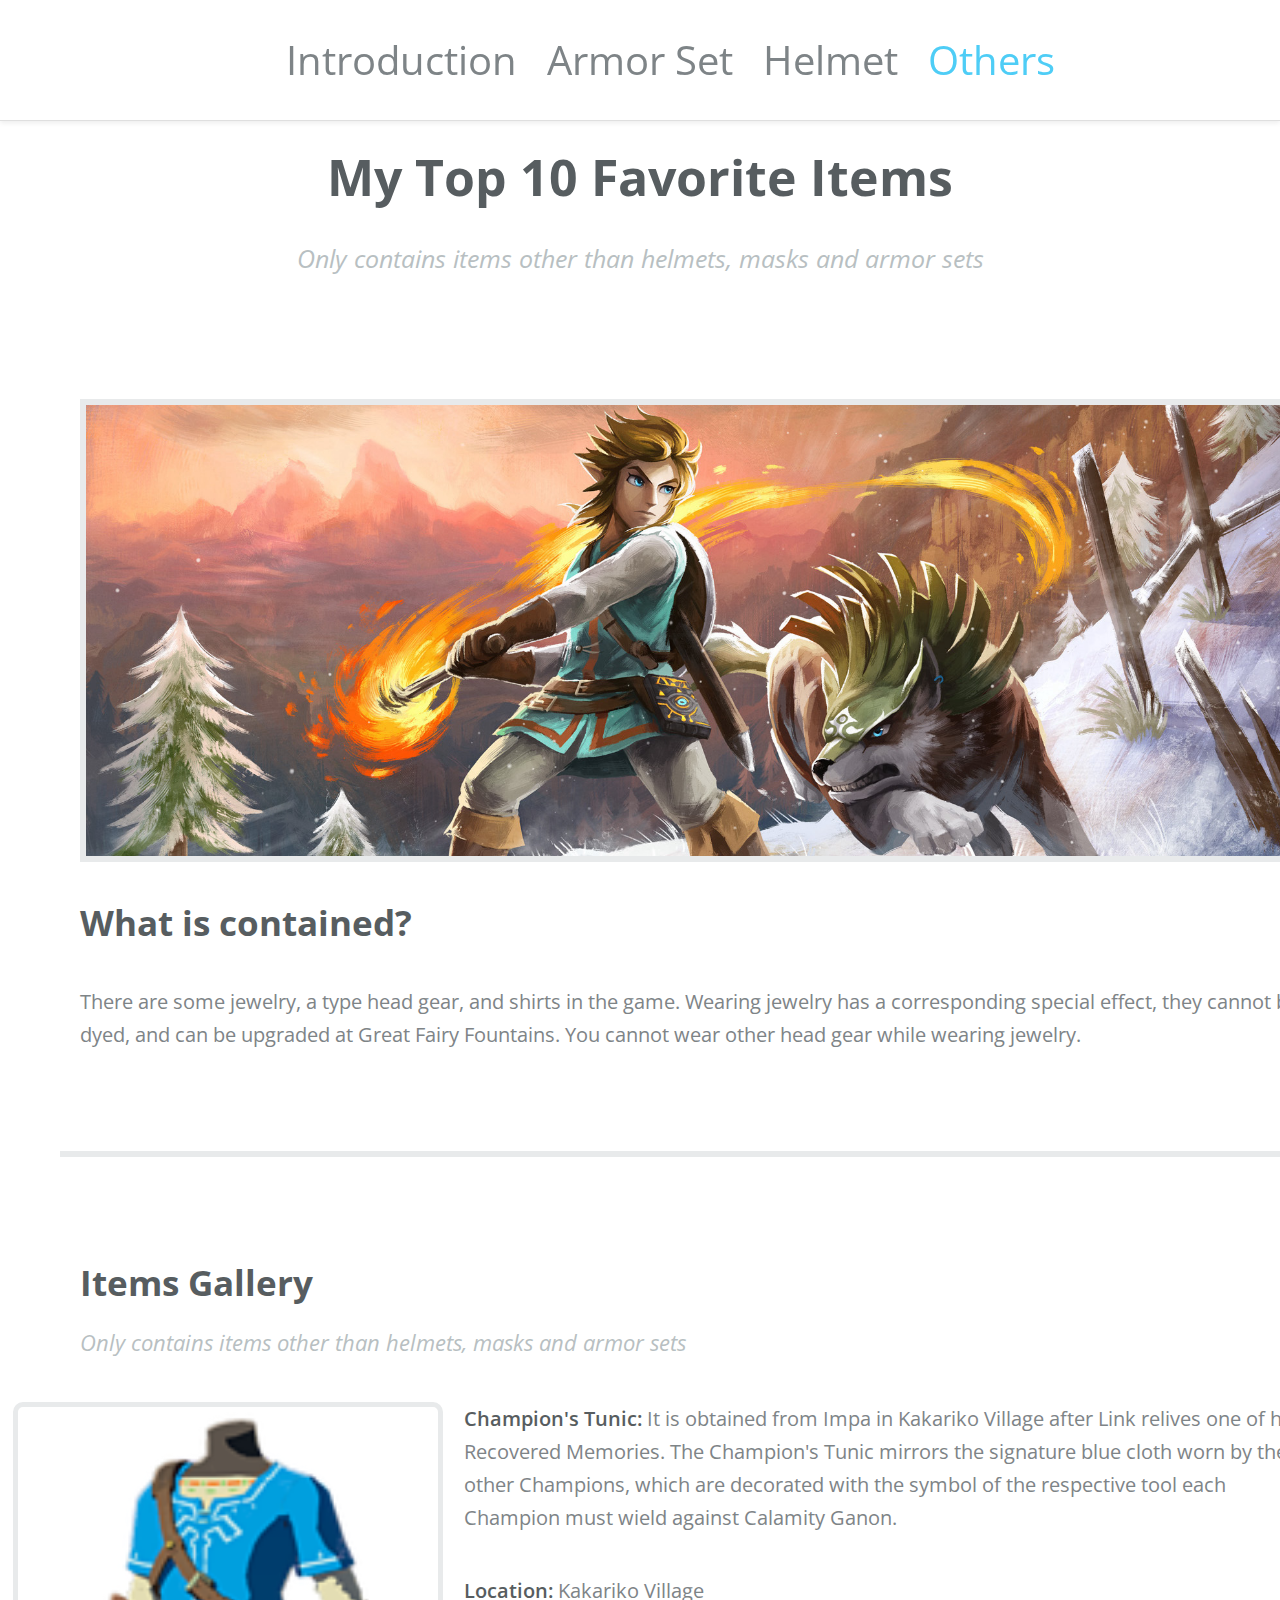
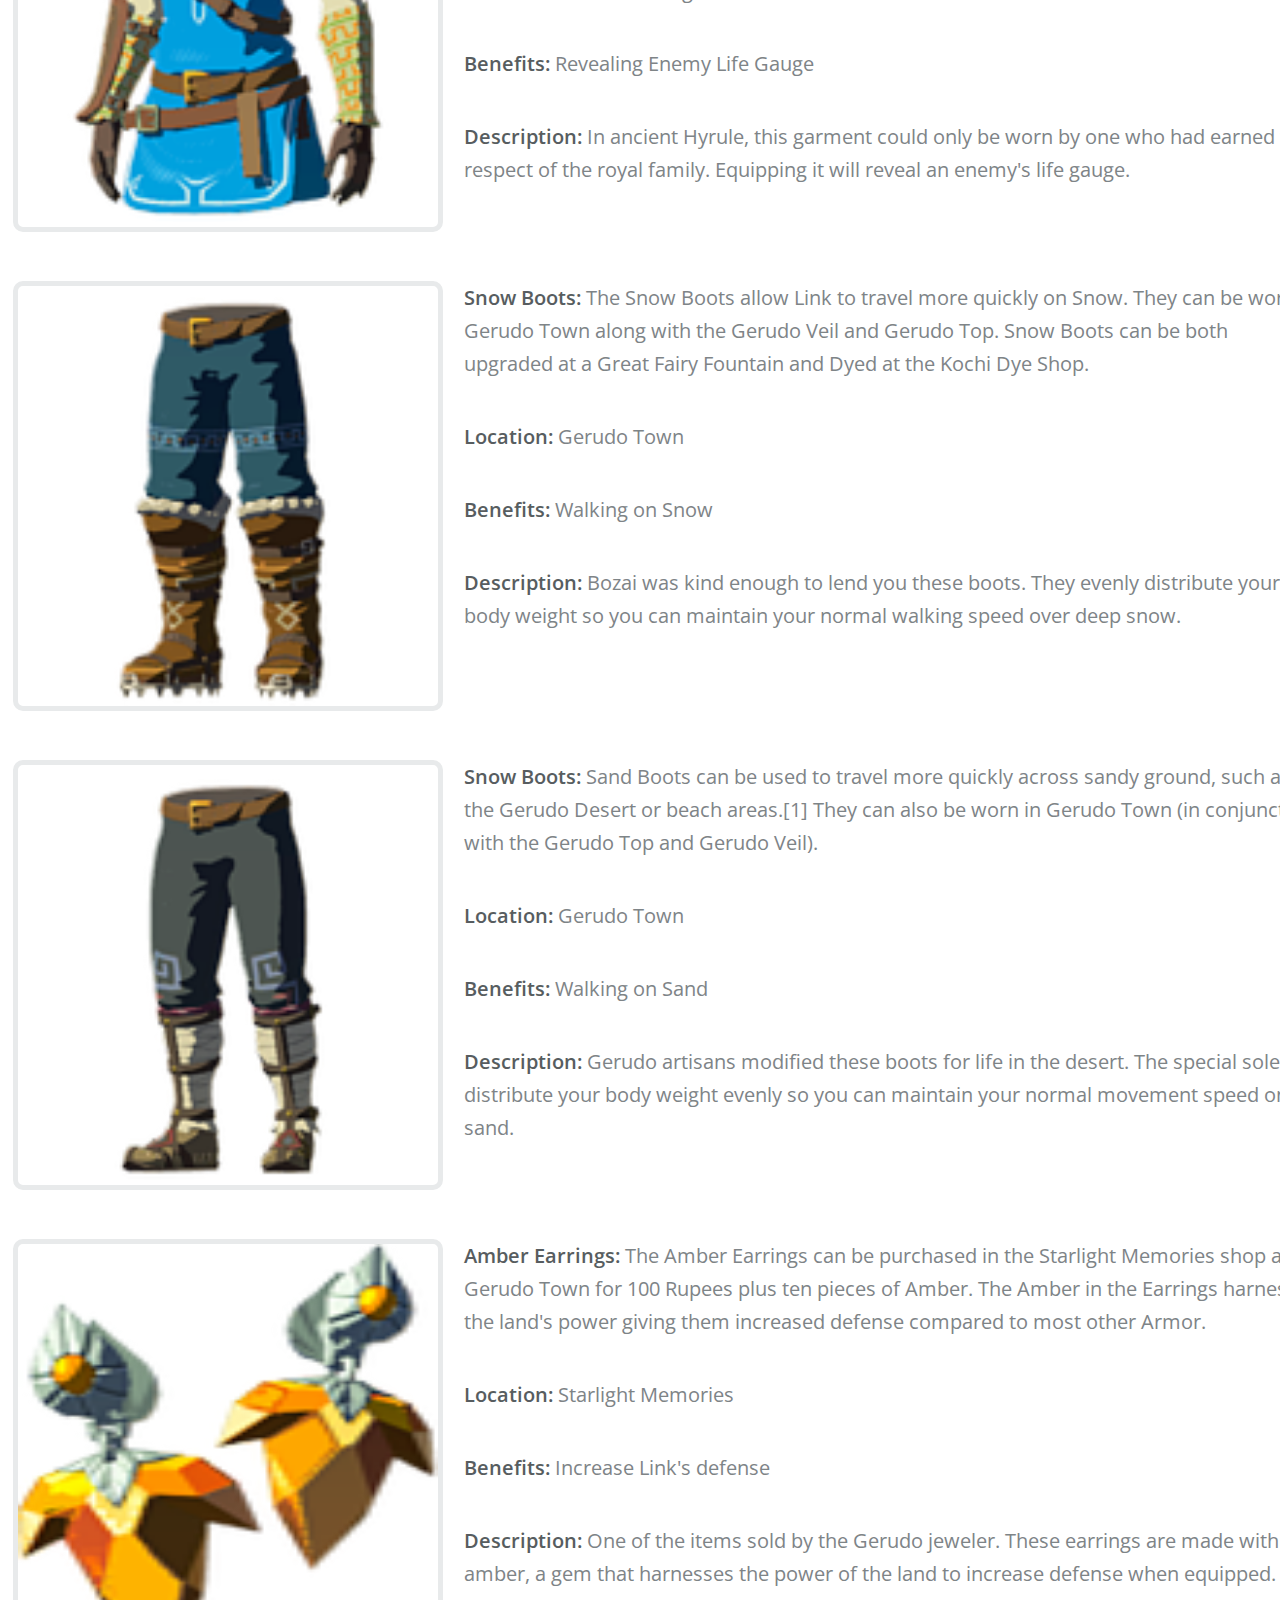
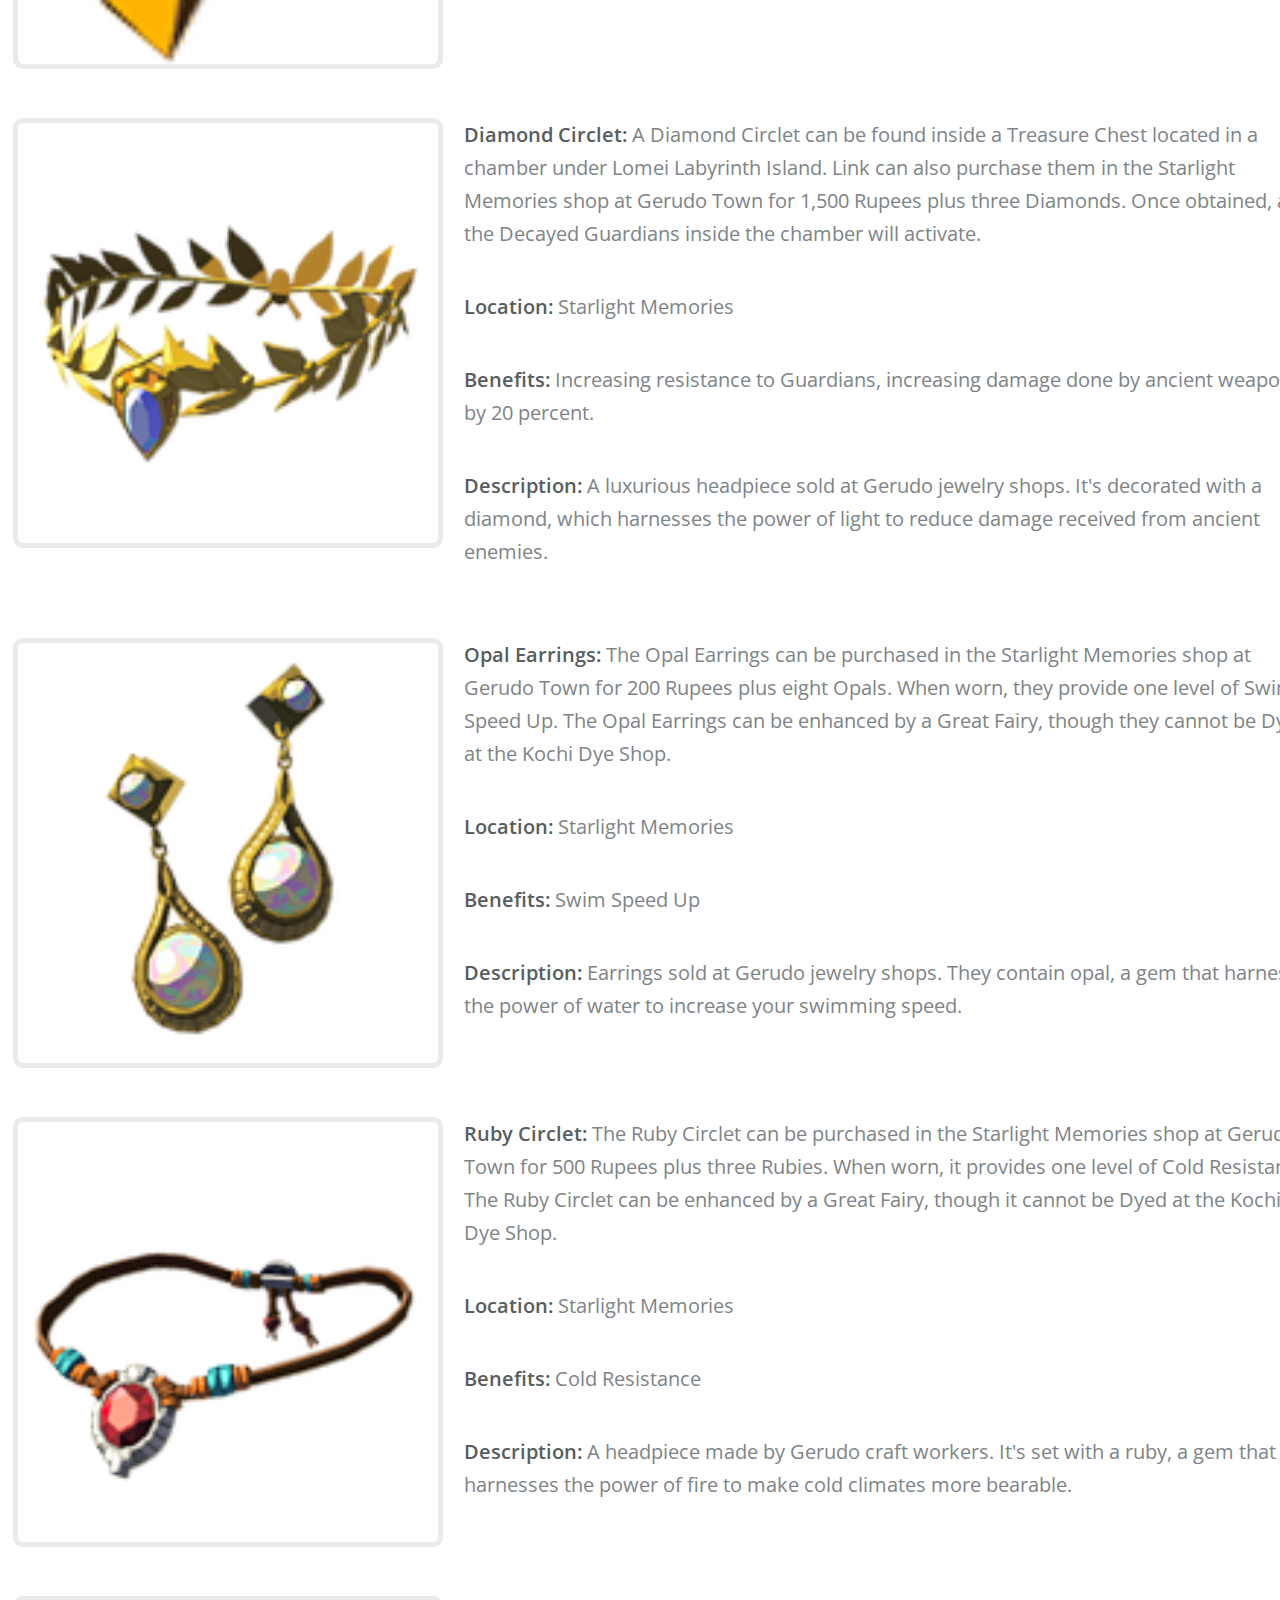
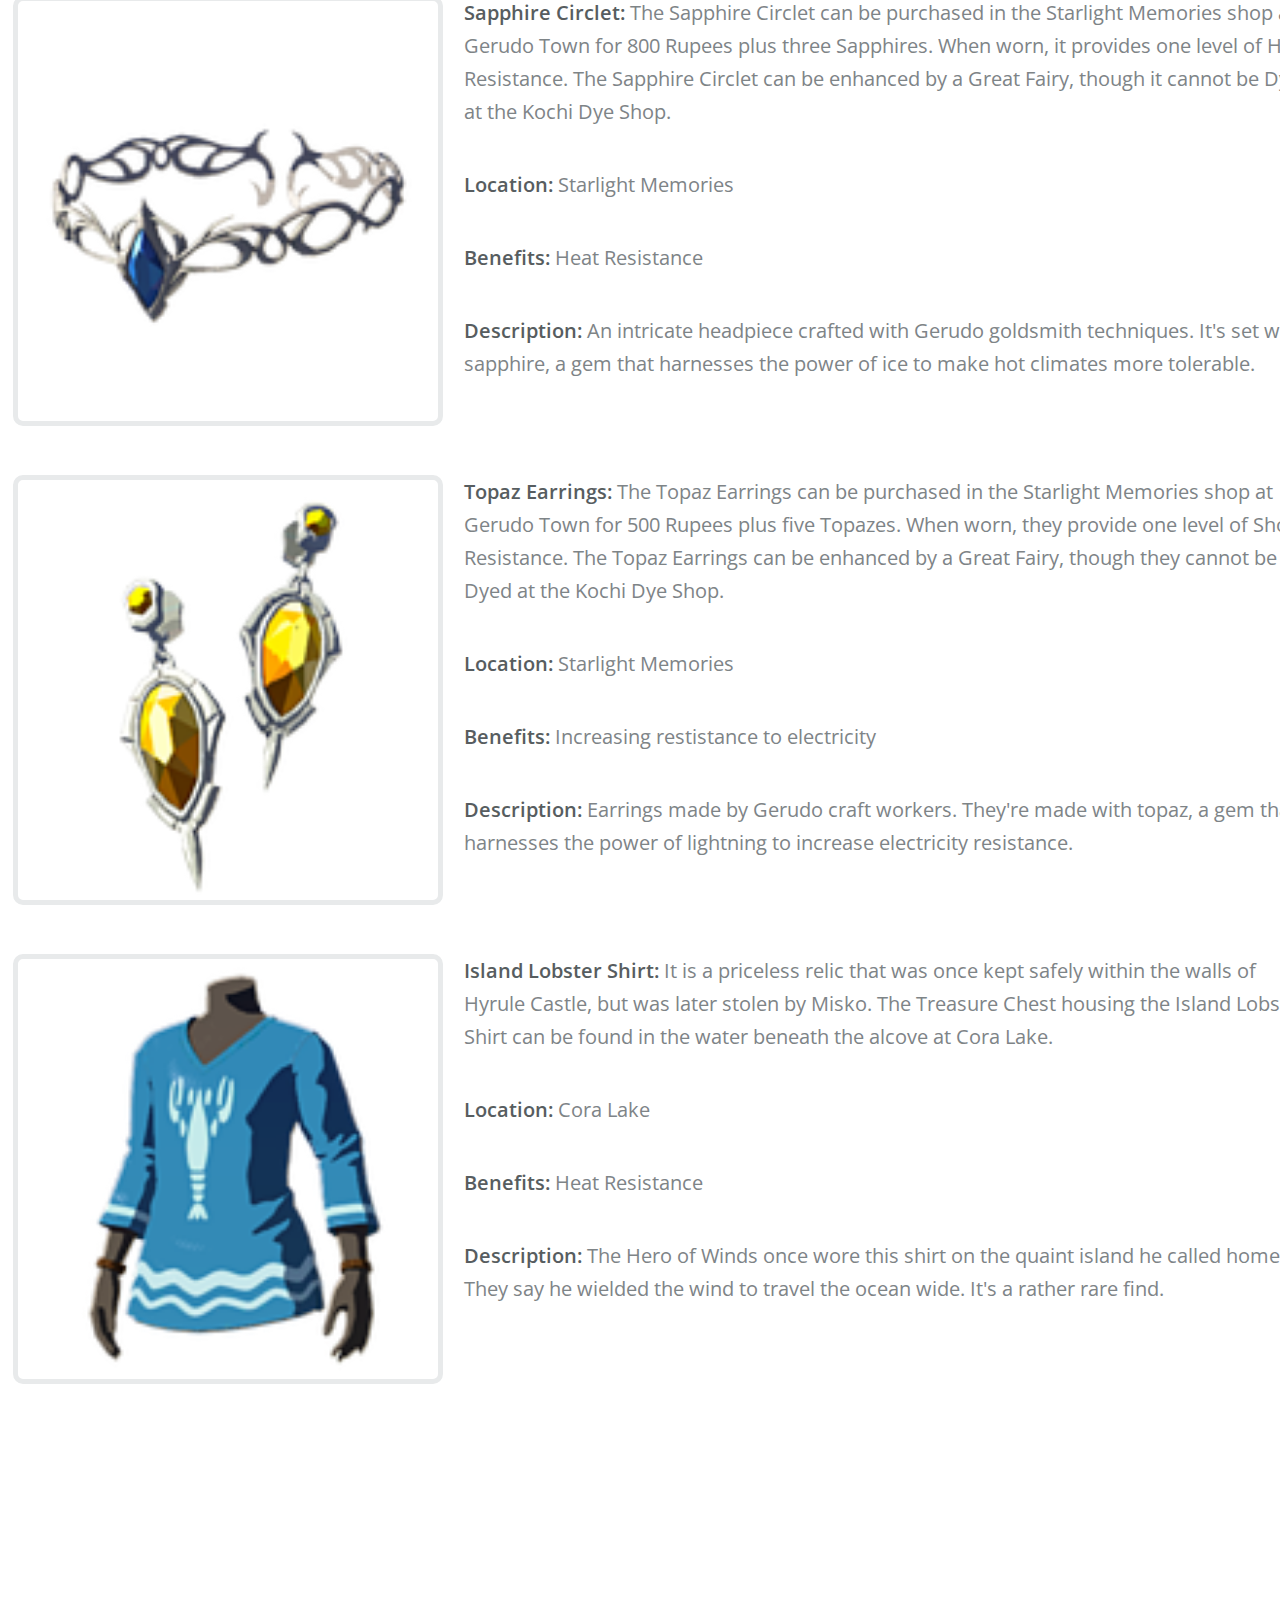
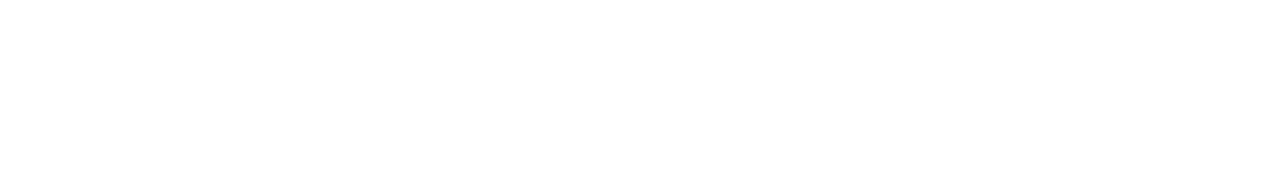
<file: others.html>
<!DOCTYPE html>

<html lang="en">
	<head>
		<title>SI 539 Project - Others</title>
		<meta charset="utf-8" />
		

		<link rel="icon" href="images/favicon.ico">

		<link rel="stylesheet" href="https://cdnjs.cloudflare.com/ajax/libs/font-awesome/4.7.0/css/font-awesome.min.css">
		<link rel="stylesheet" href="css/html5reset.css">
		<link rel="stylesheet" href="css/main.css" />

		<!-- Global site tag (gtag.js) - Google Analytics -->
		<script async src="https://www.googletagmanager.com/gtag/js?id=G-C3W00FHW7Z"></script>
		<script>
			window.dataLayer = window.dataLayer || [];
			function gtag(){dataLayer.push(arguments);}
			gtag('js', new Date());

			gtag('config', 'G-C3W00FHW7Z');
		</script>

	</head>

	<body>
		<div>

			<!-- Header -->
				<header id="major-header">
					<nav id="major-nav">
						<ul>
							<li><a href="index.html">Introduction</a></li>
							<li><a href = "armor.html">Armor Set</a></li>
							<li><a href = "helm.html">Helmet</a></li>
							<li class="active"><a href = "others.html">Others</a></li>
						</ul>
					</nav>
				</header>

			<!-- Main -->
				<main id="main" class="wrapper style2">
					<header class="major">
						<h1>My Top 10 Favorite Items</h1>
						<p>Only contains items other than helmets, masks and armor sets</p>
					</header>

					<div class="container">

						<!-- Content -->
							<section id="content">
								<img class='major-banner' src="images/bannerOther.jpg" alt="Picture of Link and his wolf" />

								<h2>What is contained?</h2>
								<p>There are some jewelry, a type head gear, and shirts in the game. Wearing jewelry has a corresponding special effect, they cannot be dyed, and can be upgraded at Great Fairy Fountains.  
									You cannot wear other head gear while wearing jewelry.</p>
								</p>
							</section>

						<!-- Extra -->
							<section class='extra'>
								<header>
									<h2>Items Gallery</h2>
									<p>Only contains items other than helmets, masks and armor sets</p>
								</header>
															
								<div class="grid">
									<div class="col4">
										<img class="helm" src="images/champion.png" alt="Picture of Zelda Breath of the Wild champion" />
									</div>

									<div class="col8">
										<p><strong>Champion's Tunic: </strong>It is obtained from Impa in Kakariko Village after Link relives one of his Recovered Memories. The Champion's Tunic mirrors the signature blue cloth worn by the other Champions, which are decorated with the symbol of the respective tool each Champion must wield against Calamity Ganon.</p>
										<p><strong>Location: </strong>Kakariko Village</p>
										<p><strong>Benefits: </strong>Revealing Enemy Life Gauge</p>
										<p><strong>Description: </strong>In ancient Hyrule, this garment could only be worn by one who had earned the respect of the royal family. Equipping it will reveal an enemy's life gauge.</p>
									</div>

									<div class="col4">
										<img class="helm" src="images/snowboots.png" alt="Picture of Zelda Breath of the Wild snowboots" />
									</div>

									<div class="col8">
										<p><strong>Snow Boots: </strong>The Snow Boots allow Link to travel more quickly on Snow. They can be worn in Gerudo Town along with the Gerudo Veil and Gerudo Top. Snow Boots can be both upgraded at a Great Fairy Fountain and Dyed at the Kochi Dye Shop.</p>
										<p><strong>Location: </strong>Gerudo Town</p>
										<p><strong>Benefits: </strong>Walking on Snow</p>
										<p><strong>Description: </strong>Bozai was kind enough to lend you these boots. They evenly distribute your body weight so you can maintain your normal walking speed over deep snow.</p>
									</div>

									<div class="col4">
										<img class="helm" src="images/sandboots.png" alt="Picture of Zelda Breath of the Wild sandboots" />
									</div>

									<div class="col8">
										<p><strong>Snow Boots: </strong>Sand Boots can be used to travel more quickly across sandy ground, such as the Gerudo Desert or beach areas.[1] They can also be worn in Gerudo Town (in conjunction with the Gerudo Top and Gerudo Veil).</p>
										<p><strong>Location: </strong>Gerudo Town</p>
										<p><strong>Benefits: </strong>Walking on Sand</p>
										<p><strong>Description: </strong>Gerudo artisans modified these boots for life in the desert. The special soles distribute your body weight evenly so you can maintain your normal movement speed on sand.</p>
									</div>

									<div class="col4">
										<img class="helm" src="images/amber.png" alt="Picture of Zelda Breath of the Wild amber earrings" />
									</div>

									<div class="col8">
										<p><strong>Amber Earrings: </strong>The Amber Earrings can be purchased in the Starlight Memories shop at Gerudo Town for 100 Rupees plus ten pieces of Amber. The Amber in the Earrings harnesses the land's power giving them increased defense compared to most other Armor.</p>
										<p><strong>Location: </strong>Starlight Memories</p>
										<p><strong>Benefits: </strong>Increase Link's defense</p>
										<p><strong>Description: </strong>One of the items sold by the Gerudo jeweler. These earrings are made with amber, a gem that harnesses the power of the land to increase defense when equipped.</p>
									</div>

									<div class="col4">
										<img class="helm" src="images/diamond.png" alt="Picture of Zelda Breath of the Wild diamond Circlet" />
									</div>

									<div class="col8">
										<p><strong>Diamond Circlet: </strong>A Diamond Circlet can be found inside a Treasure Chest located in a chamber under Lomei Labyrinth Island. Link can also purchase them in the Starlight Memories shop at Gerudo Town for 1,500 Rupees plus three Diamonds. Once obtained, all the Decayed Guardians inside the chamber will activate. </p>
										<p><strong>Location: </strong>Starlight Memories</p>
										<p><strong>Benefits: </strong>Increasing resistance to Guardians, increasing damage done by ancient weapons by 20 percent.</p>
										<p><strong>Description: </strong>A luxurious headpiece sold at Gerudo jewelry shops. It's decorated with a diamond, which harnesses the power of light to reduce damage received from ancient enemies.</p>
									</div>

									<div class="col4">
										<img class="helm" src="images/opal.png" alt="Picture of Zelda Breath of the Wild opal earrings" />
									</div>

									<div class="col8">
										<p><strong>Opal Earrings: </strong>The Opal Earrings can be purchased in the Starlight Memories shop at Gerudo Town for 200 Rupees plus eight Opals. When worn, they provide one level of Swim Speed Up. The Opal Earrings can be enhanced by a Great Fairy, though they cannot be Dyed at the Kochi Dye Shop.</p>
										<p><strong>Location: </strong>Starlight Memories</p>
										<p><strong>Benefits: </strong>Swim Speed Up</p>
										<p><strong>Description: </strong>Earrings sold at Gerudo jewelry shops. They contain opal, a gem that harnesses the power of water to increase your swimming speed.</p>
									</div>

									<div class="col4">
										<img class="helm" src="images/ruby.png" alt="Picture of Zelda Breath of the Wild ruby Circlet" />
									</div>

									<div class="col8">
										<p><strong>Ruby Circlet: </strong>The Ruby Circlet can be purchased in the Starlight Memories shop at Gerudo Town for 500 Rupees plus three Rubies. When worn, it provides one level of Cold Resistance. The Ruby Circlet can be enhanced by a Great Fairy, though it cannot be Dyed at the Kochi Dye Shop.</p>
										<p><strong>Location: </strong>Starlight Memories</p>
										<p><strong>Benefits: </strong>Cold Resistance</p>
										<p><strong>Description: </strong>A headpiece made by Gerudo craft workers. It's set with a ruby, a gem that harnesses the power of fire to make cold climates more bearable.</p>
									</div>

									<div class="col4">
										<img class="helm" src="images/sapphire.png" alt="Picture of Zelda Breath of the Wild sapphire Circlet" />
									</div>

									<div class="col8">
										<p><strong>Sapphire Circlet: </strong>The Sapphire Circlet can be purchased in the Starlight Memories shop at Gerudo Town for 800 Rupees plus three Sapphires. When worn, it provides one level of Heat Resistance. The Sapphire Circlet can be enhanced by a Great Fairy, though it cannot be Dyed at the Kochi Dye Shop.</p>
										<p><strong>Location: </strong>Starlight Memories</p>
										<p><strong>Benefits: </strong>Heat Resistance</p>
										<p><strong>Description: </strong>An intricate headpiece crafted with Gerudo goldsmith techniques. It's set with a sapphire, a gem that harnesses the power of ice to make hot climates more tolerable.</p>
									</div>

									<div class="col4">
										<img class="helm" src="images/topaz.png" alt="Picture of Zelda Breath of the Wild topaz Circlet" />
									</div>

									<div class="col8">
										<p><strong>Topaz Earrings: </strong>The Topaz Earrings can be purchased in the Starlight Memories shop at Gerudo Town for 500 Rupees plus five Topazes. When worn, they provide one level of Shock Resistance. The Topaz Earrings can be enhanced by a Great Fairy, though they cannot be Dyed at the Kochi Dye Shop.</p>
										<p><strong>Location: </strong>Starlight Memories</p>
										<p><strong>Benefits: </strong>Increasing restistance to electricity</p>
										<p><strong>Description: </strong>Earrings made by Gerudo craft workers. They're made with topaz, a gem that harnesses the power of lightning to increase electricity resistance.</p>
									</div>

									<div class="col4">
										<img class="helm" src="images/island.png" alt="Picture of Zelda Breath of the Wild island shirt" />
									</div>

									<div class="col8">
										<p><strong>Island Lobster Shirt: </strong>It is a priceless relic that was once kept safely within the walls of Hyrule Castle, but was later stolen by Misko. The Treasure Chest housing the Island Lobster Shirt can be found in the water beneath the alcove at Cora Lake.</p>
										<p><strong>Location: </strong>Cora Lake</p>
										<p><strong>Benefits: </strong>Heat Resistance</p>
										<p><strong>Description: </strong>The Hero of Winds once wore this shirt on the quaint island he called home. They say he wielded the wind to travel the ocean wide. It's a rather rare find.</p>
									</div>
									</div>
								</div>
							</div>
						</section>
					</div>
				</section>

			<!-- Footer -->
			<footer id="footer">
				&copy; Wenjie Wu, 2022. Project for SI 539 at University of Michigan.
			</footer>
		</div>
	</body>
</html>
</file>
<file: css/main.css>
/* Font */
@import url("https://fonts.googleapis.com/css?family=Open+Sans:400,600,400italic,600italic|Open+Sans+Condensed:300,700");

/* Basic */
body {
	background: #ffffff;
	vertical-align: baseline;
	color: #7e8487;
	font-family: "Open Sans", Helvetica, sans-serif;
	font-size: 15pt;
	font-weight: 400;
	line-height: 1.65em;

}

a {
	color: #4ecdf6;
	text-decoration: underline;
}

a:hover {
	color: #4ecdf6;
	text-decoration: none;
}

strong {
	color: #575d60;
	font-weight: 600;
}

p {
	margin: 0 0 2em 0;
}

h1,
h2,
h3,
h4,
h5,
h6 {
	color: #575d60;
	font-family: "Open Sans Condensed", sans-serif;
	font-weight: 700;
	line-height: 1em;
	margin: 0 0 1em 0;
}

h1 span,
h2 span,
h3 span,
h4 span,
h5 span,
h6 span {
	font-weight: 300;
}

h1 a,
h2 a,
h3 a,
h4 a,
h5 a,
h6 a {
	color: inherit;
	text-decoration: none;
}

h1 {
	font-size: 2em;
	line-height: 1.5em;
}

h2 {
	font-size: 1.75em;
	line-height: 1.5em;
}

h3 {
	font-size: 1.35em;
	line-height: 1.5em;
}

h4 {
	font-size: 1.1em;
	line-height: 1.5em;
}

h5 {
	font-size: 0.9em;
	line-height: 1.5em;
}

h6 {
	font-size: 0.7em;
	line-height: 1.5em;
}

.container{
	padding: 2em;
	width: 100%;
}

/* Flex */

.row {
	display: flex;
	flex-wrap: wrap;
	flex-direction: row;
	box-sizing: border-box;
	align-items: stretch;
	margin-top: 0;
	align-items: center;
	justify-content: center;
}

.row>.col-1 {
	width: 8.33333%;
}


.row>.col-2 {
	width: 15%;
	
}

.row>.col-3 {
	width: 45%;
	margin-left: 10px;
}

.row>.col-4 {
	width: 33.33333%;
}

.row>.col-5 {
	width: 41.66667%;
}

.row>.col-6 {
	width: 60%;
}

.row>.col-7 {
	width: 58.33333%;
}

.row>.col-8 {
	width: 66.66667%;
}

.row>.col-9 {
	width: 75%;
}

.row>.col-10 {
	width: 80%;
}

	.row>.col-10 p{
		margin-left: 2.5em;
	}

.row>.col-11 {
	width: 91.66667%;
}

.row>.col-12 {
	width: 100%;
}

/* Grid */

.grid {
	display: grid;
	box-sizing: border-box;
	align-items: stretch;
	margin-top: 0;
	margin-left: -3.5em;
	grid-template-columns: repeat(1fr,12);
	row-gap: 20px;
}

.grid>.col4{
	grid-column: 1 / span 4;
}

.grid>.col8{
	grid-column: 5 / span 8;
	margin-left: 20px;
}


/* Section */

section h3 {
	margin-top: 0.5em;
}

section div p {
	margin-top: 0.5em;
}

header p {
	color: #b8bfc2;
	font-style: italic;
	margin: 0 0 1.5em 0;
	position: relative;
}

header h1+p {
	font-size: 1.25em;
	line-height: 1.5em;
	margin-top: -1em;
}

header h3+p,
header h2+p {
	font-size: 1.1em;
	line-height: 1.5em;
	margin-top: -0.85em;
}

header h4+p,
header h5+p,
header h6+p {
	font-size: 0.9em;
	line-height: 1.5em;
	margin-top: -0.75em;
}

/* Image */

section>img {
	position: relative;
	display: block;
	border: solid 6px #e8eaeb;
	width: 330px;
	height: auto;

}

img:hover {
	box-shadow: 10px 10px #516066;
}

.wiki {
	position: relative;
	display: block;
	border: solid 6px #e8eaeb;
	width: 600px;
	height: auto;
}

.gallery {
	position: relative;
	display: block;
	border: solid 6px #e8eaeb;
	width: 300px;
	max-height: 250px;
	transition: transform .2s;
}

.major-banner {
	width: 100%;
	height: auto;
	position: static;
	display: block;
	border: solid 6px #e8eaeb;
	animation: shake 0.5s;
	animation-iteration-count: 5;
}

	.major-banner:hover{
		animation: shake 0.5s;
		animation-iteration-count: infinite;
	}

.armor {
	position: relative;
	border: solid 5px #e8eaeb;
	height: 500px;
	width: 150px;
	border-radius: 10px;

}

.helm {
	position: relative;
	border: solid 5px #e8eaeb;
	height: 420px;
	width: 420px;
	border-radius: 10px;
	margin: 10px 1px 10px 3px;
}


/* List */

ol {
	list-style: decimal;
	margin: 0 0 2em 0;
	padding-left: 1.25em;
}

ol li {
	padding-left: 0.25em;
}

ul {
	list-style: disc;
	margin: 0 0 2em 0;
	padding-left: 1em;
}

ul li {
	padding-left: 0.5em;
}

/* Actions */

ul.actions {
	display: flex;
	list-style: none;
	margin-left: -1em;
	padding-left: 0;
}

/* Icon Bullets */

ul.icon-bullets {
	list-style: none;
	padding-left: 1.3em;
}

ul.icon-bullets li {
	margin: 0.5em 0 0 0;
	padding: 0 0 0 0.2em;
	position: relative;
}

/* Button */
.button,
button[type=submit] {
	background: transparent;
	border: solid 2px #e8eaeb;
	color: #575d60;
	display: inline-block;
	font-family: "Open Sans Condensed", sans-serif;
	font-weight: 700;
	height: 3em;
	line-height: 2.75em;
	padding: 0 1.65em;
	text-align: center;
	text-decoration: none;
}

.button:hover,
button[type=submit]:hover {
	color: white !important;
	background-color: #4ecdf6;

}

/* Wrapper */

.wrapper {
	padding: 3em 0;
	width: 100%
}

.wrapper.style1 {
	background: #f7f9f9;

}

.wrapper.style2 {
	background: #ffffff;

}


/* Banner */

#banner {
	background-image: url("../images/banner.jpeg");
	background-size: cover;
	color: #ffffff;
	padding: 10em 4em;
	text-align: center;
	background-attachment: fixed;
	background-position: center;
	background-repeat: no-repeat;
	width: 100%;
	position: relative;
}

#banner header h1 {
	font-size: 3em;
	color: #ffffff;
	overflow-wrap: break-word;
	text-align: left;
}

#banner header p {
	font-size: 2em;
}


#banner h2.skip a{
	background: #4ecdf6;
	color: #ffffff;
	display: inline-block;
	font-family: "Open Sans Condensed", sans-serif;
	font-size: 1em;
	font-weight: 700;
	padding: 0.5em 1em;
	position: relative;
	left: -5000px;

}

#banner h2.skip a:hover {
	background: transparent;
	color: #4ecdf6;
}



/* Intro */

#intro {
	text-align: center;
	padding-left: 4em;
	padding-right: 4em;
}

#intro h2 {
	font-size: 2em;
	margin: 0;
}


#intro footer {
	border-top: solid 2px #e8eaeb;
	margin: 2em 0 0 0;
	padding: 2em 0 0 0;
	text-align: center;
}

#intro footer p {
	display: inline-block;
	margin: 0;
	text-align: right;
	vertical-align: top;
	text-align: center;
}

#intro footer .actions {
	display: block;
	margin: 0 0 0 2em;

}

/* Main */

main .container>section {
	border-top: solid 6px #e8eaeb;
	margin: 5em 0 0 1em;
	padding: 5em 0 0 1em;
}

main .container>section:first-child {
	border-top: solid 1px transparent;
	margin-top: 0;
	padding-top: 0;
}

/* Footer */

#footer {
	padding: 4em;
	font-size: 1.2em;
	margin: 2em 0 0 0;
	text-align: center;
	background-image: url("../images/banner.jpeg");
	background-size: cover;
	color: #ffffff;
	background-attachment: fixed;
	background-position: center;
	background-repeat: no-repeat;
	width: 100%;
	
}


/* Content Page */

/* Nav */

#major-header {
	background: #ffffff;
	border-bottom: solid 1px rgba(0, 0, 0, 0.125);
	box-shadow: 0 0.05em 0.125em 0 rgba(0, 0, 0, 0.075);
	color: #7e8487;
	height: 3em;
	font-size: 2em;
	line-height: 3em;
	position: fixed;
	width: 100%;
	z-index: 10000;
	display: flex;
	flex-direction: row;
	justify-content: center;
	list-style: none;
	flex-wrap: wrap;
}

#header nav {
	color: #ffffff;
	height: inherit;
	font-size: 1.7em;
	line-height: 3em;
	position: absolute;
	width: 100%;
	display: flex;
	flex-direction: row;
	justify-content: center;
	flex-wrap: wrap;
	list-style: none;
	z-index: 10000;
}

#major-header nav>ul>li,
#header nav > ul > li {
	display: inline-block;
}

#major-header nav>ul>li a,
#header nav > ul > li a {
	color: inherit;
	text-decoration: none;
}

#major-header nav>ul>li.active a,
#header nav > ul > li.active a {
	color: #4ecdf6;
}

/* Header */
header.major {
	margin: 0 0 4em 0;
	text-align: center;
	margin: 4em;
}

header.major h1,
header.major h2 {
	font-size: 2.5em;

}

#content h2 {
	margin-top: 1em;
}

/* Form */
form {
	display: grid;
	grid-template-columns: 200px 700px;
	row-gap: 30px;
}

button[type='submit'] {
	margin-top: 10px;
	width: 900px;
}

label {
	grid-column: 1/span 1;
}

input {
	grid-column: 2/span 1;
	height: 30px;
}

	#message {
		overflow: scroll;
		height: 200px;
	}

.four{
	display: flex;
	flex-direction: row;
	flex-wrap: wrap;
}

.contact{
	justify-content: left;
	max-height: 200px;
	margin-left: 200px;
	margin-top: 50px;
}

/* Animation */
@keyframes shake {
	0% { transform: translate(1px, 1px) rotate(0deg); }
	10% { transform: translate(-1px, -2px) rotate(-1deg); }
	20% { transform: translate(-3px, 0px) rotate(1deg); }
	30% { transform: translate(3px, 2px) rotate(0deg); }
	40% { transform: translate(1px, -1px) rotate(1deg); }
	50% { transform: translate(-1px, 2px) rotate(-1deg); }
	60% { transform: translate(-3px, 1px) rotate(0deg); }
	70% { transform: translate(3px, 1px) rotate(-1deg); }
	80% { transform: translate(-1px, -1px) rotate(1deg); }
	90% { transform: translate(1px, 2px) rotate(0deg); }
	100% { transform: translate(1px, -2px) rotate(-1deg); }
}
</file>
